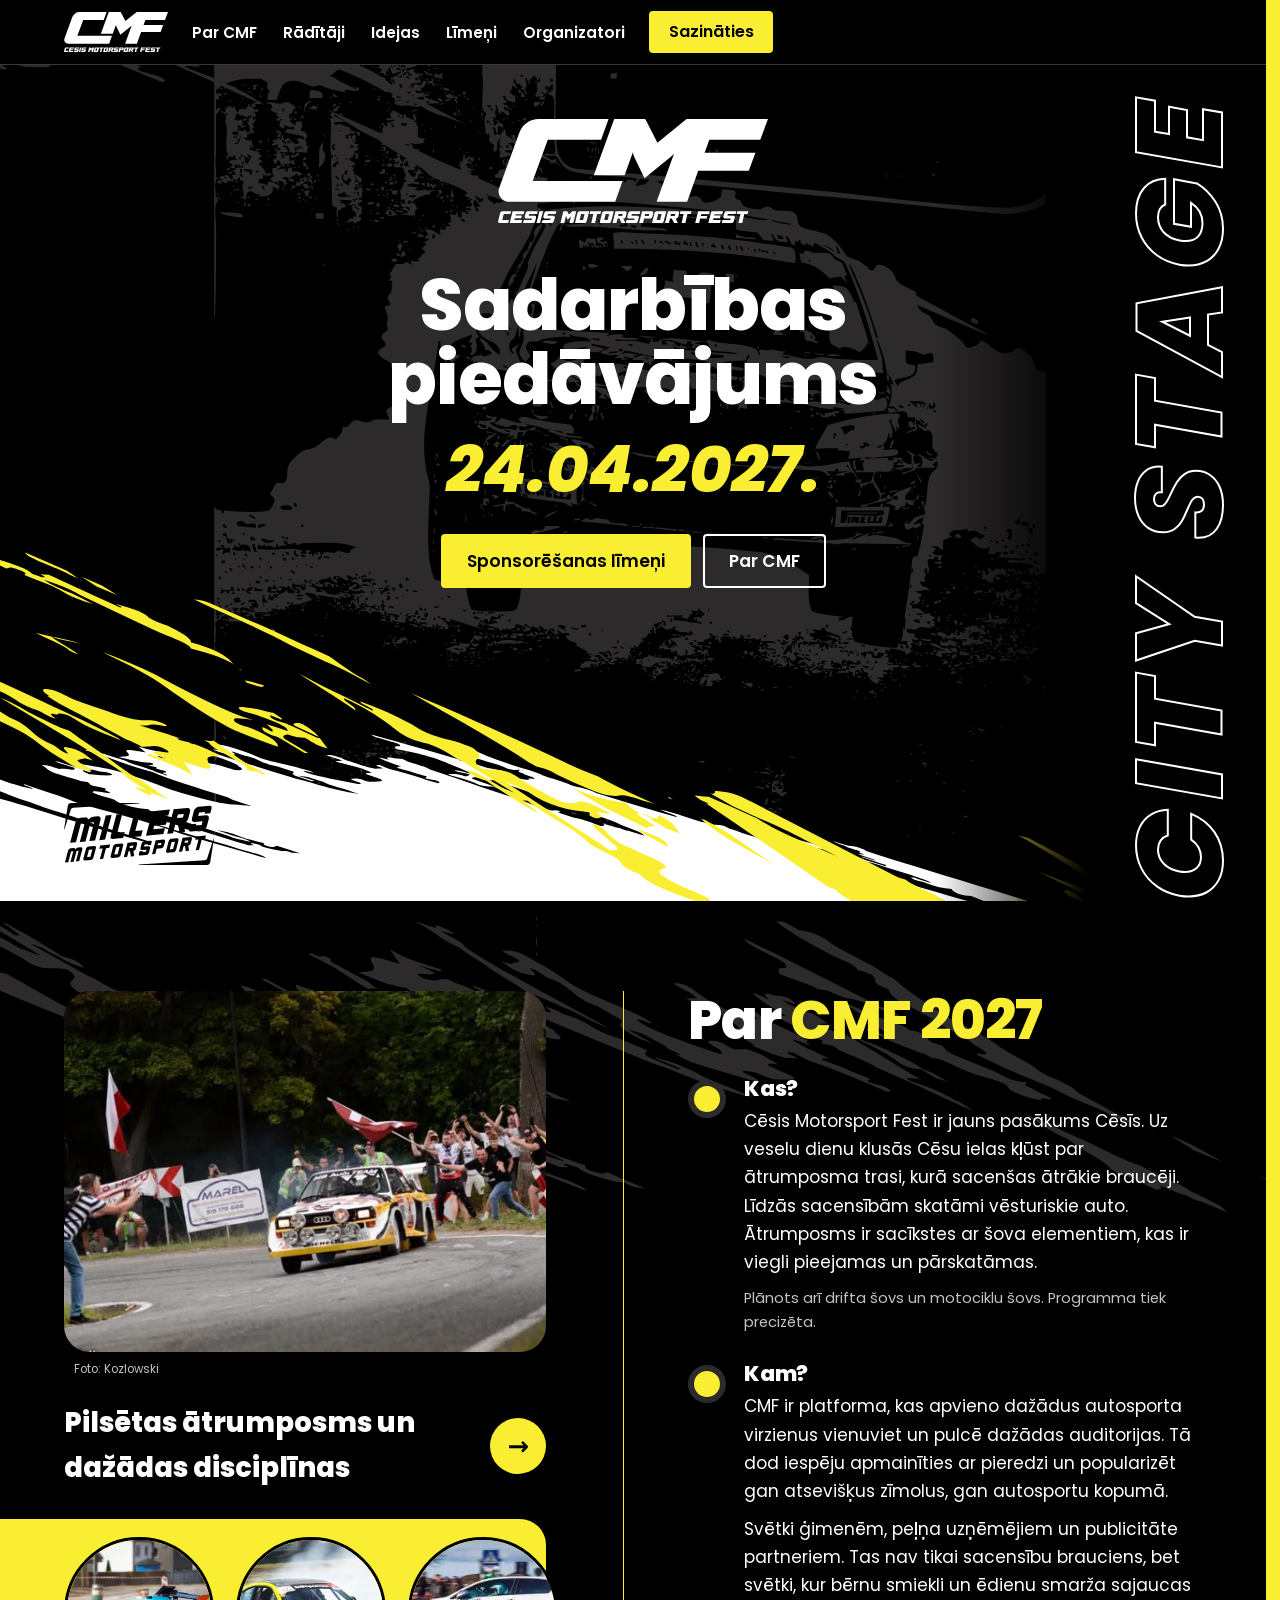
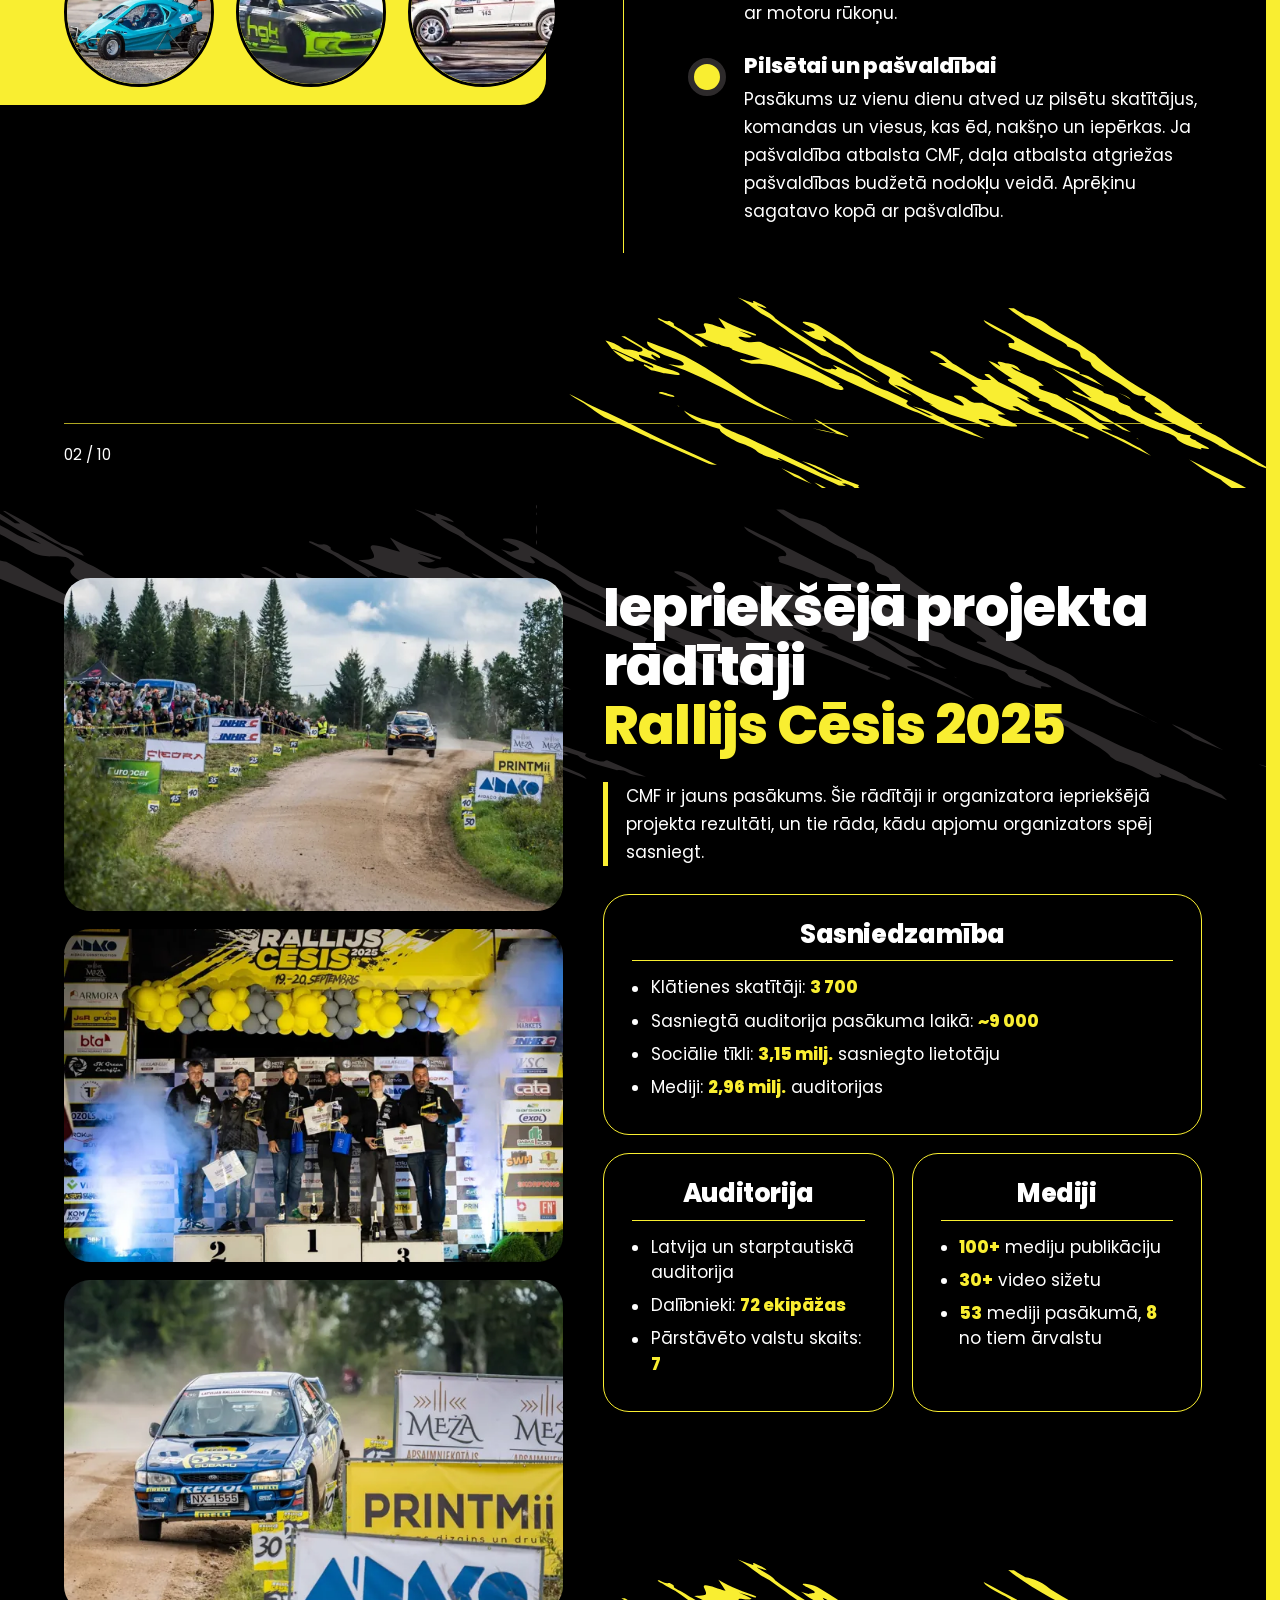
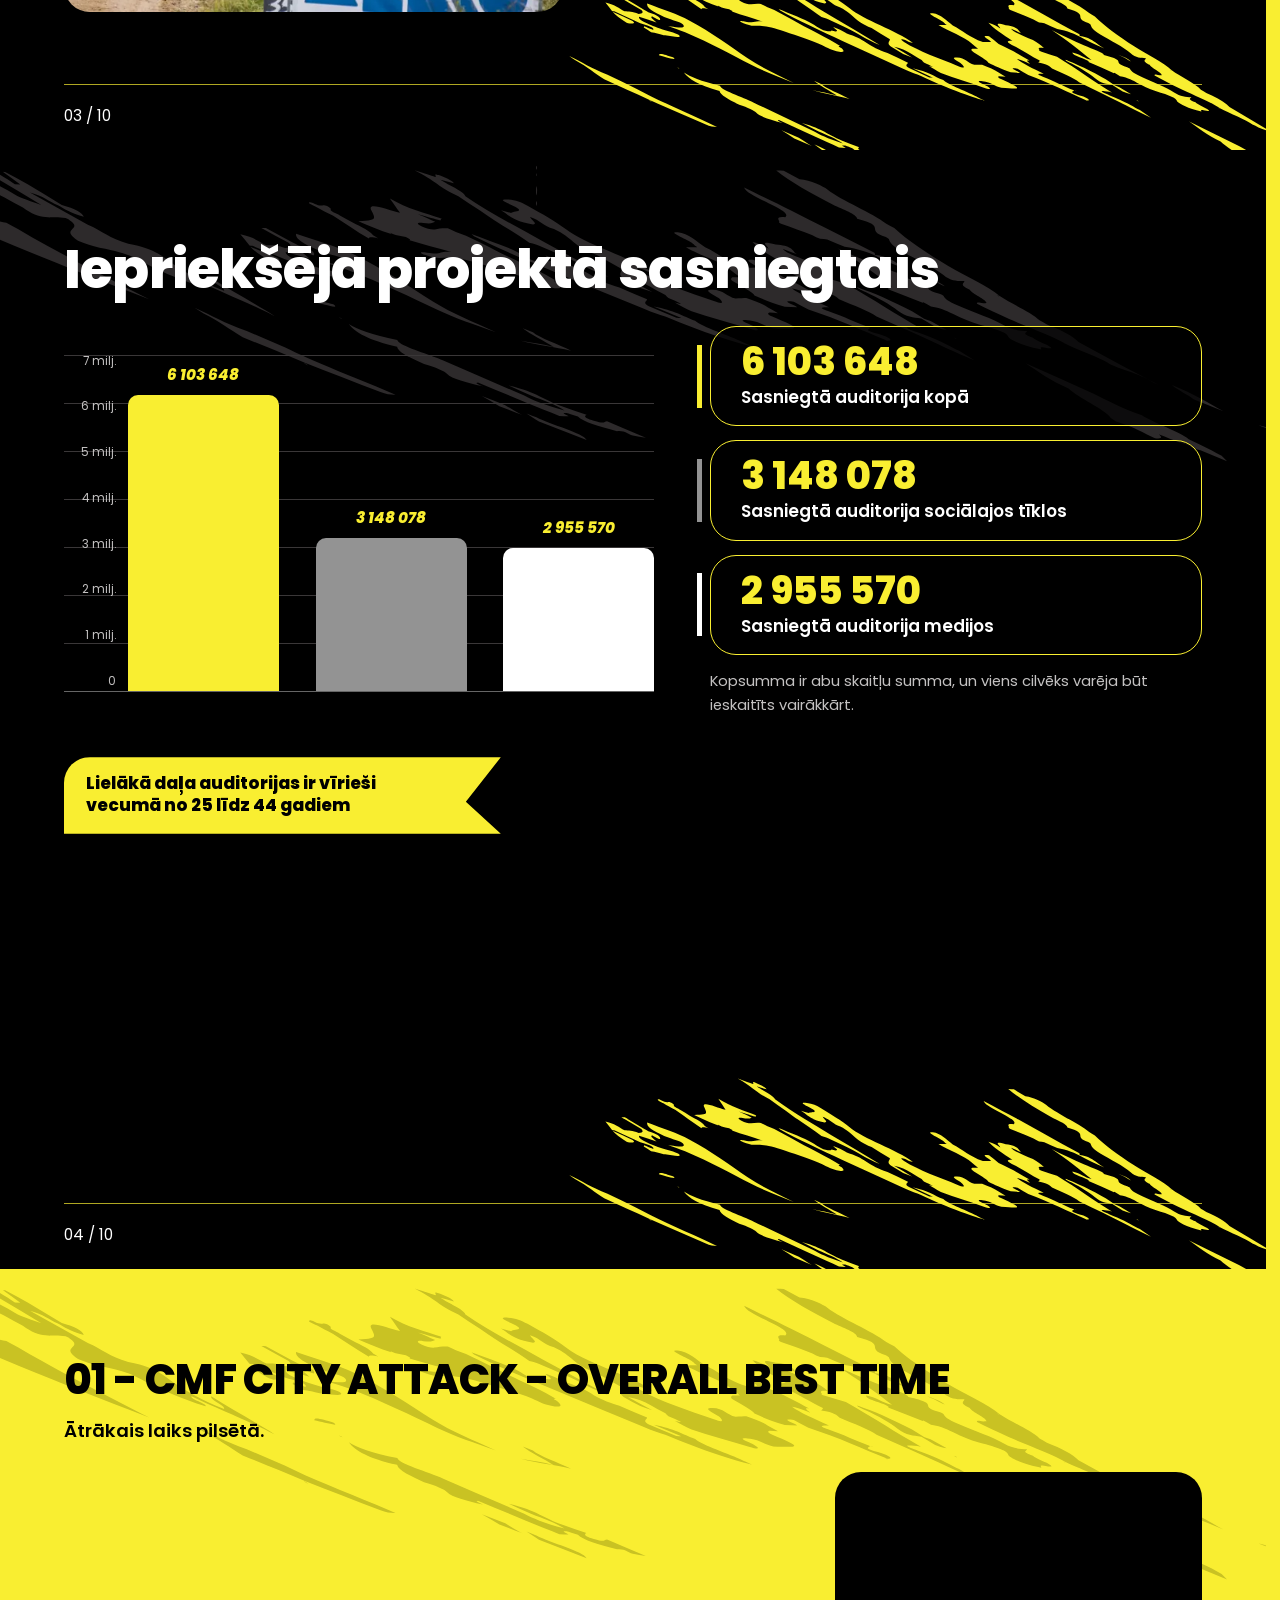
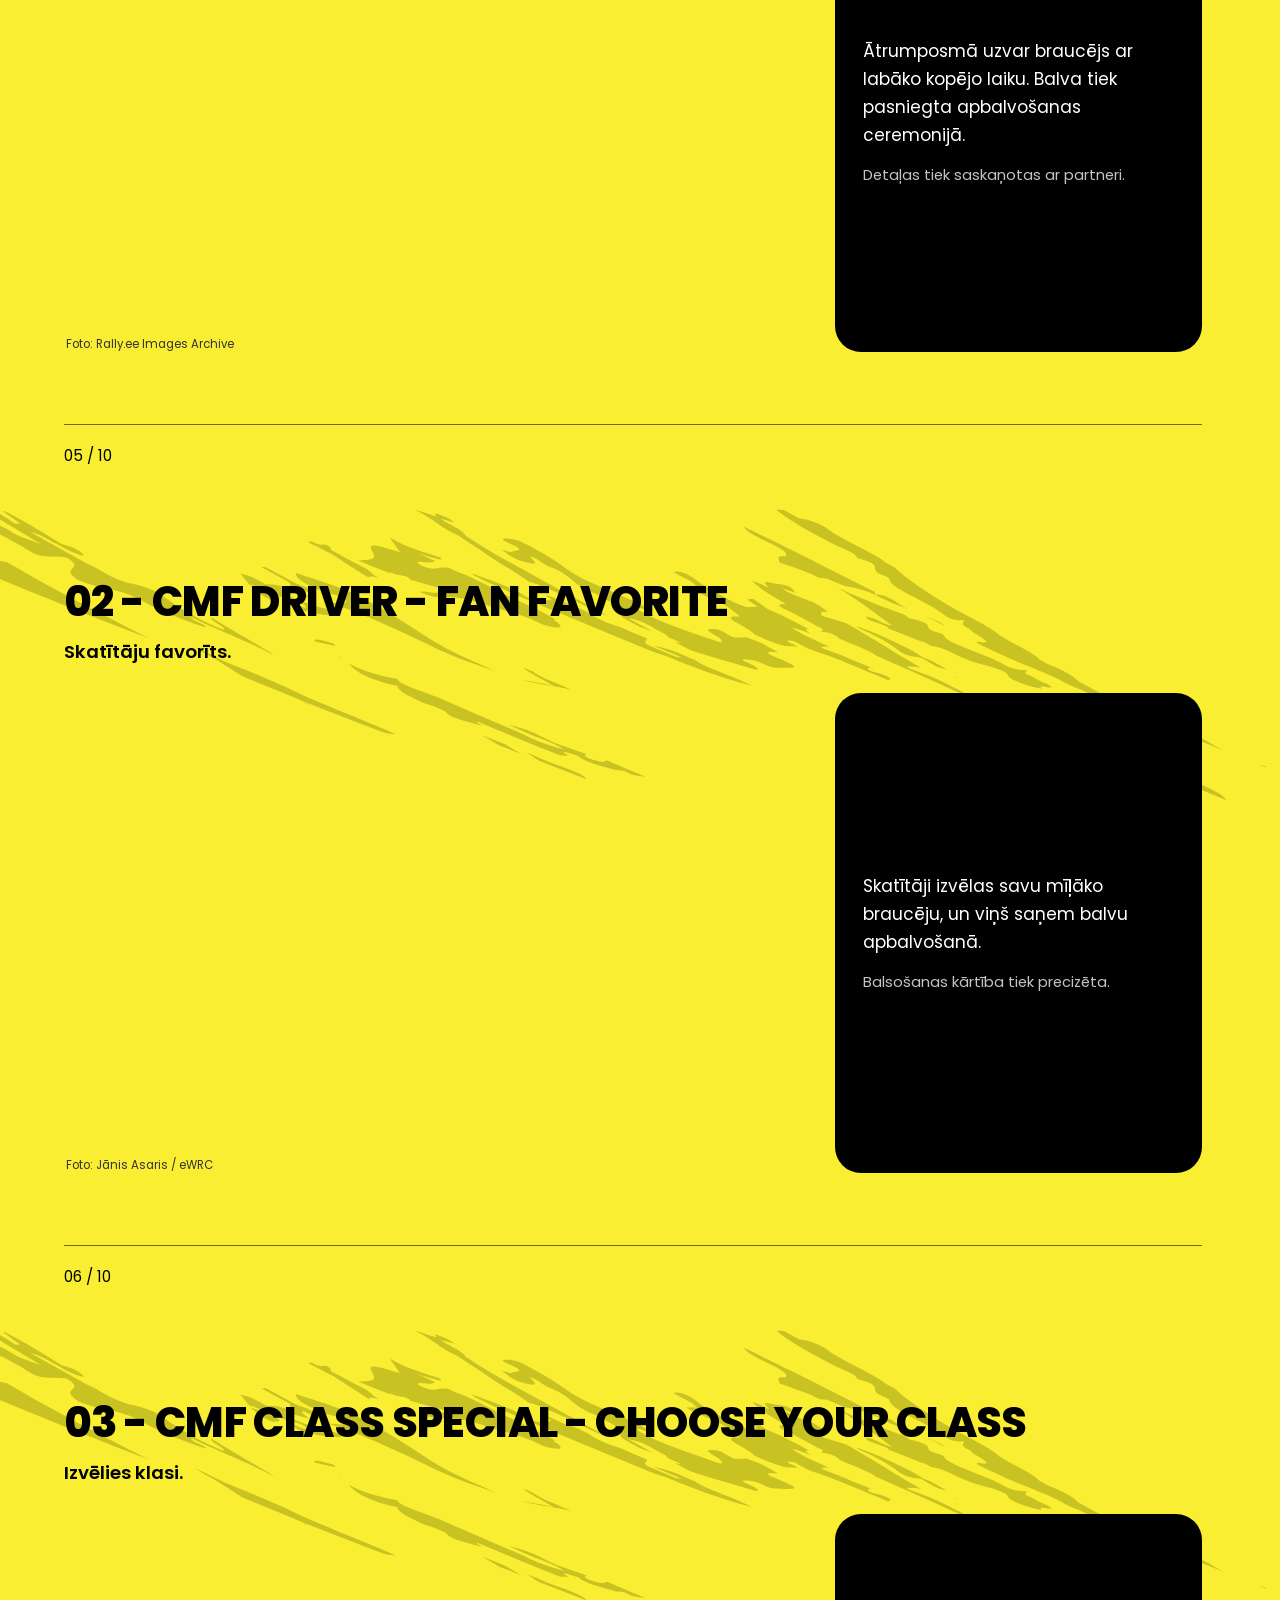
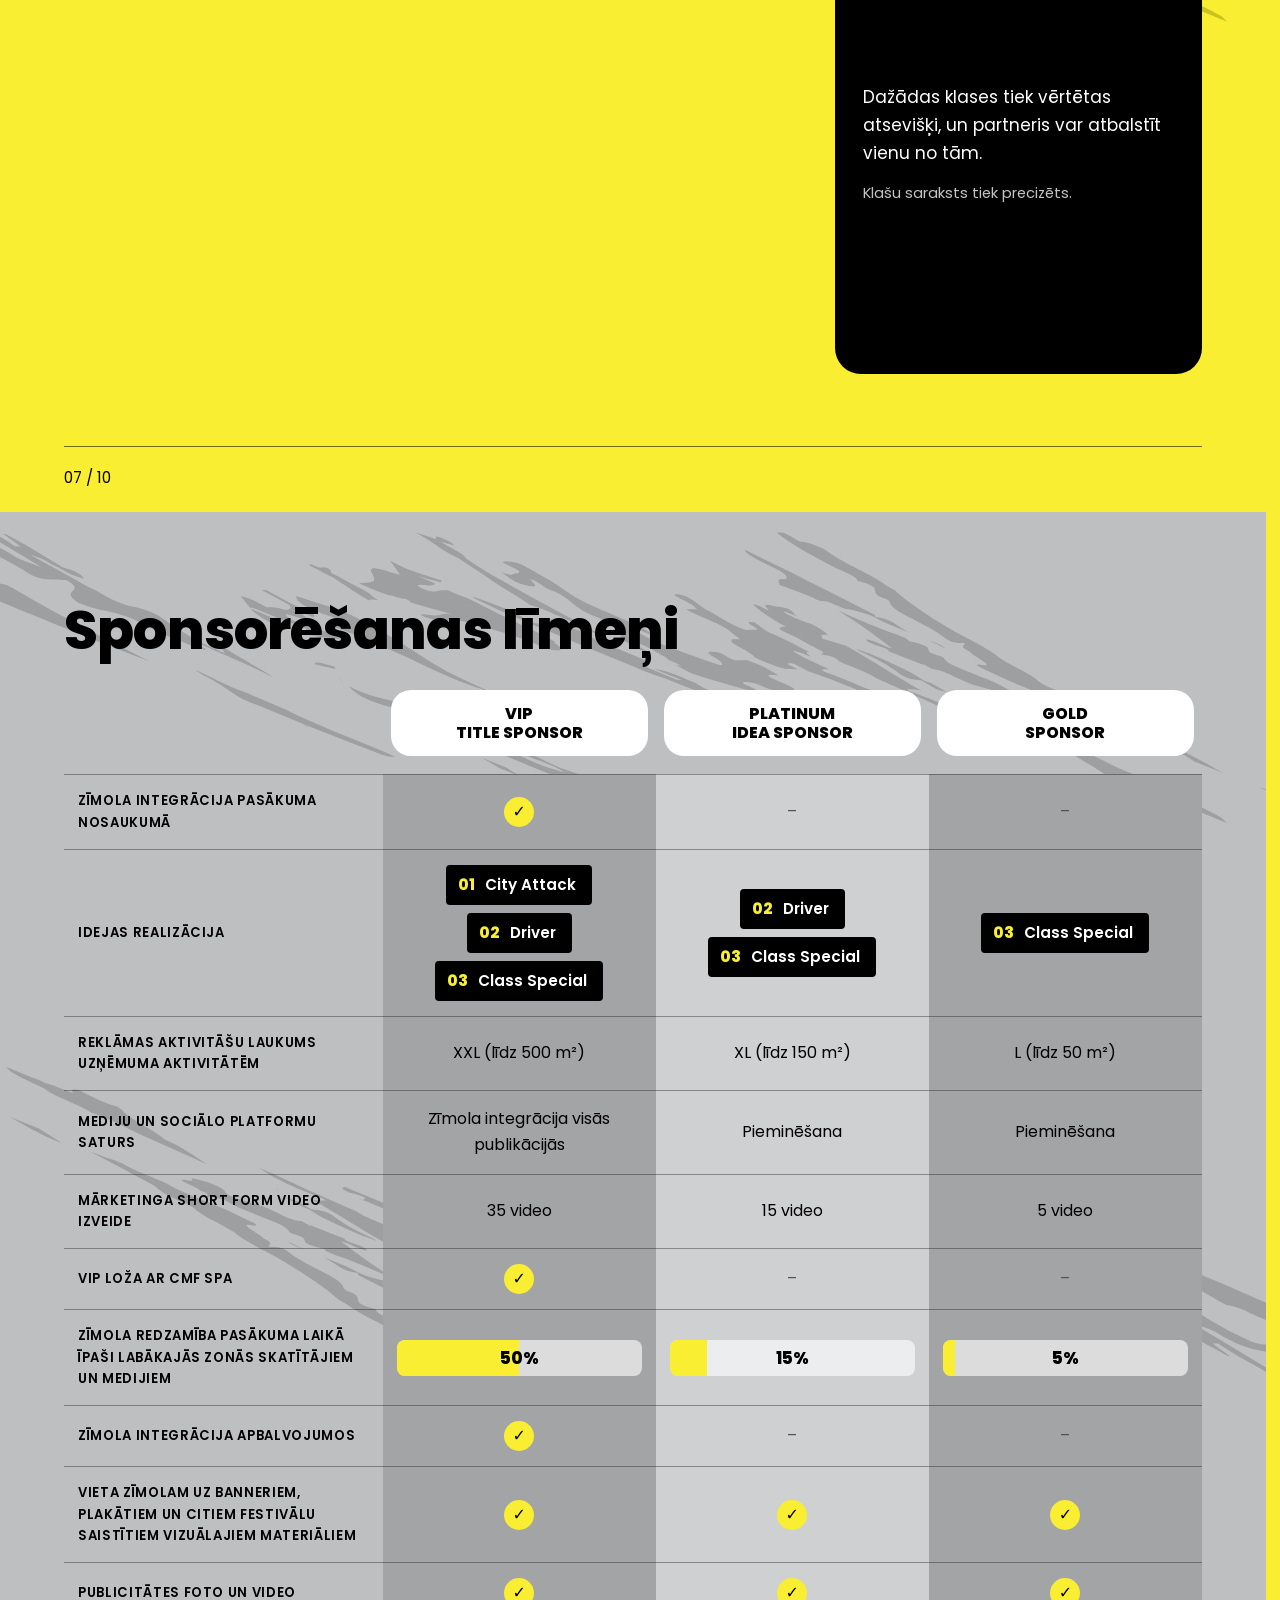
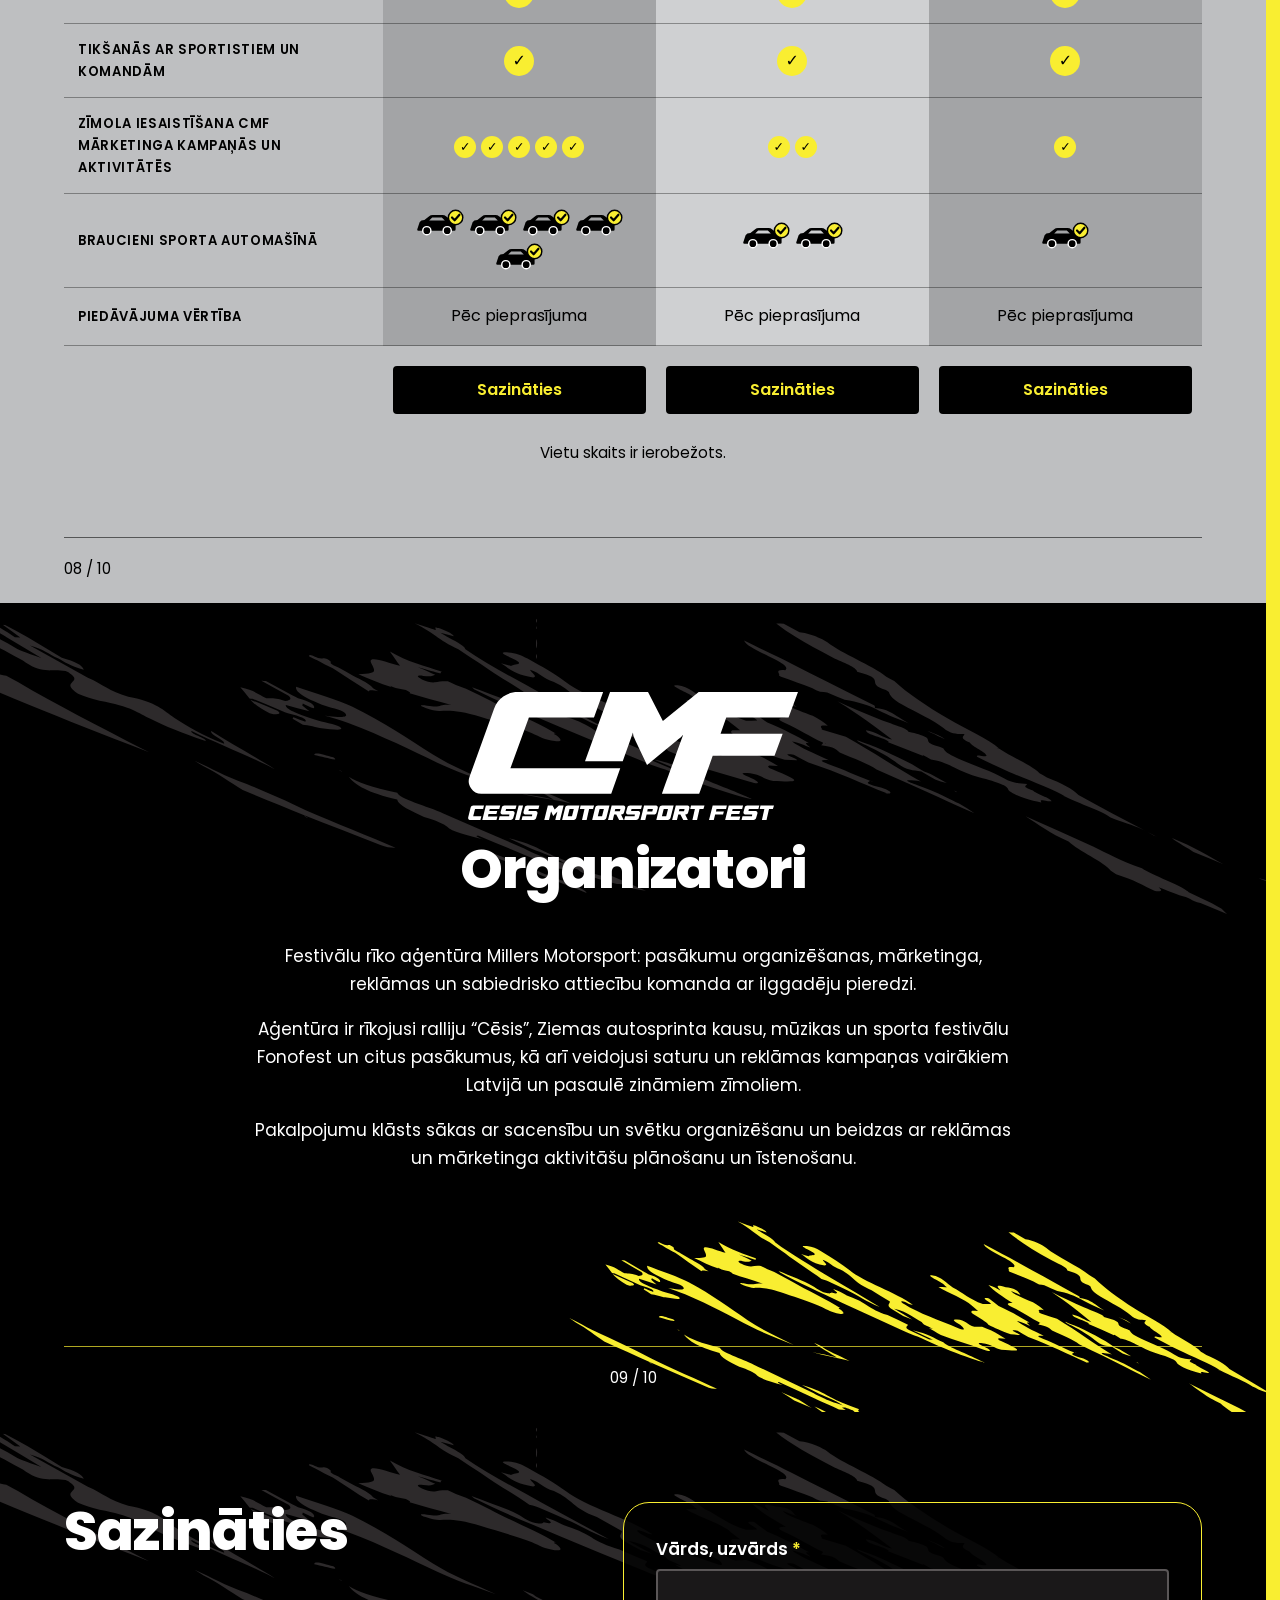
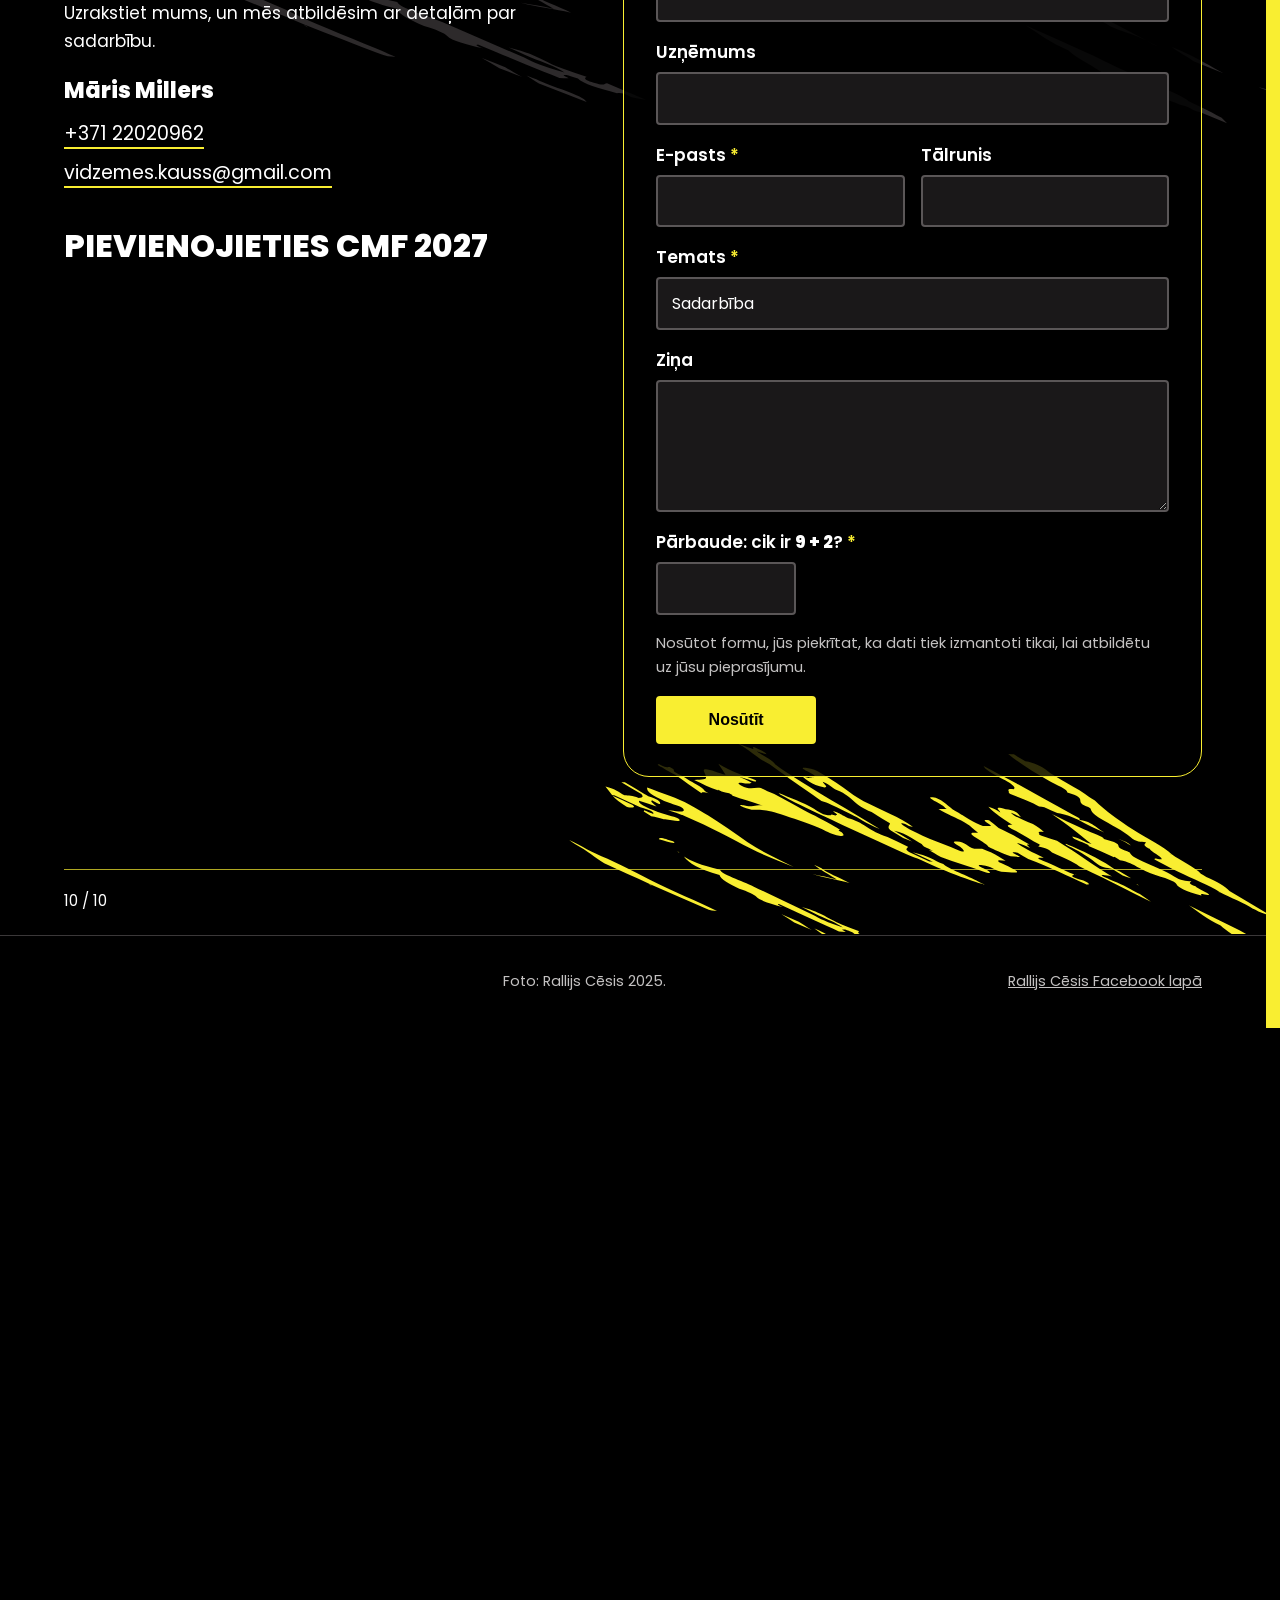
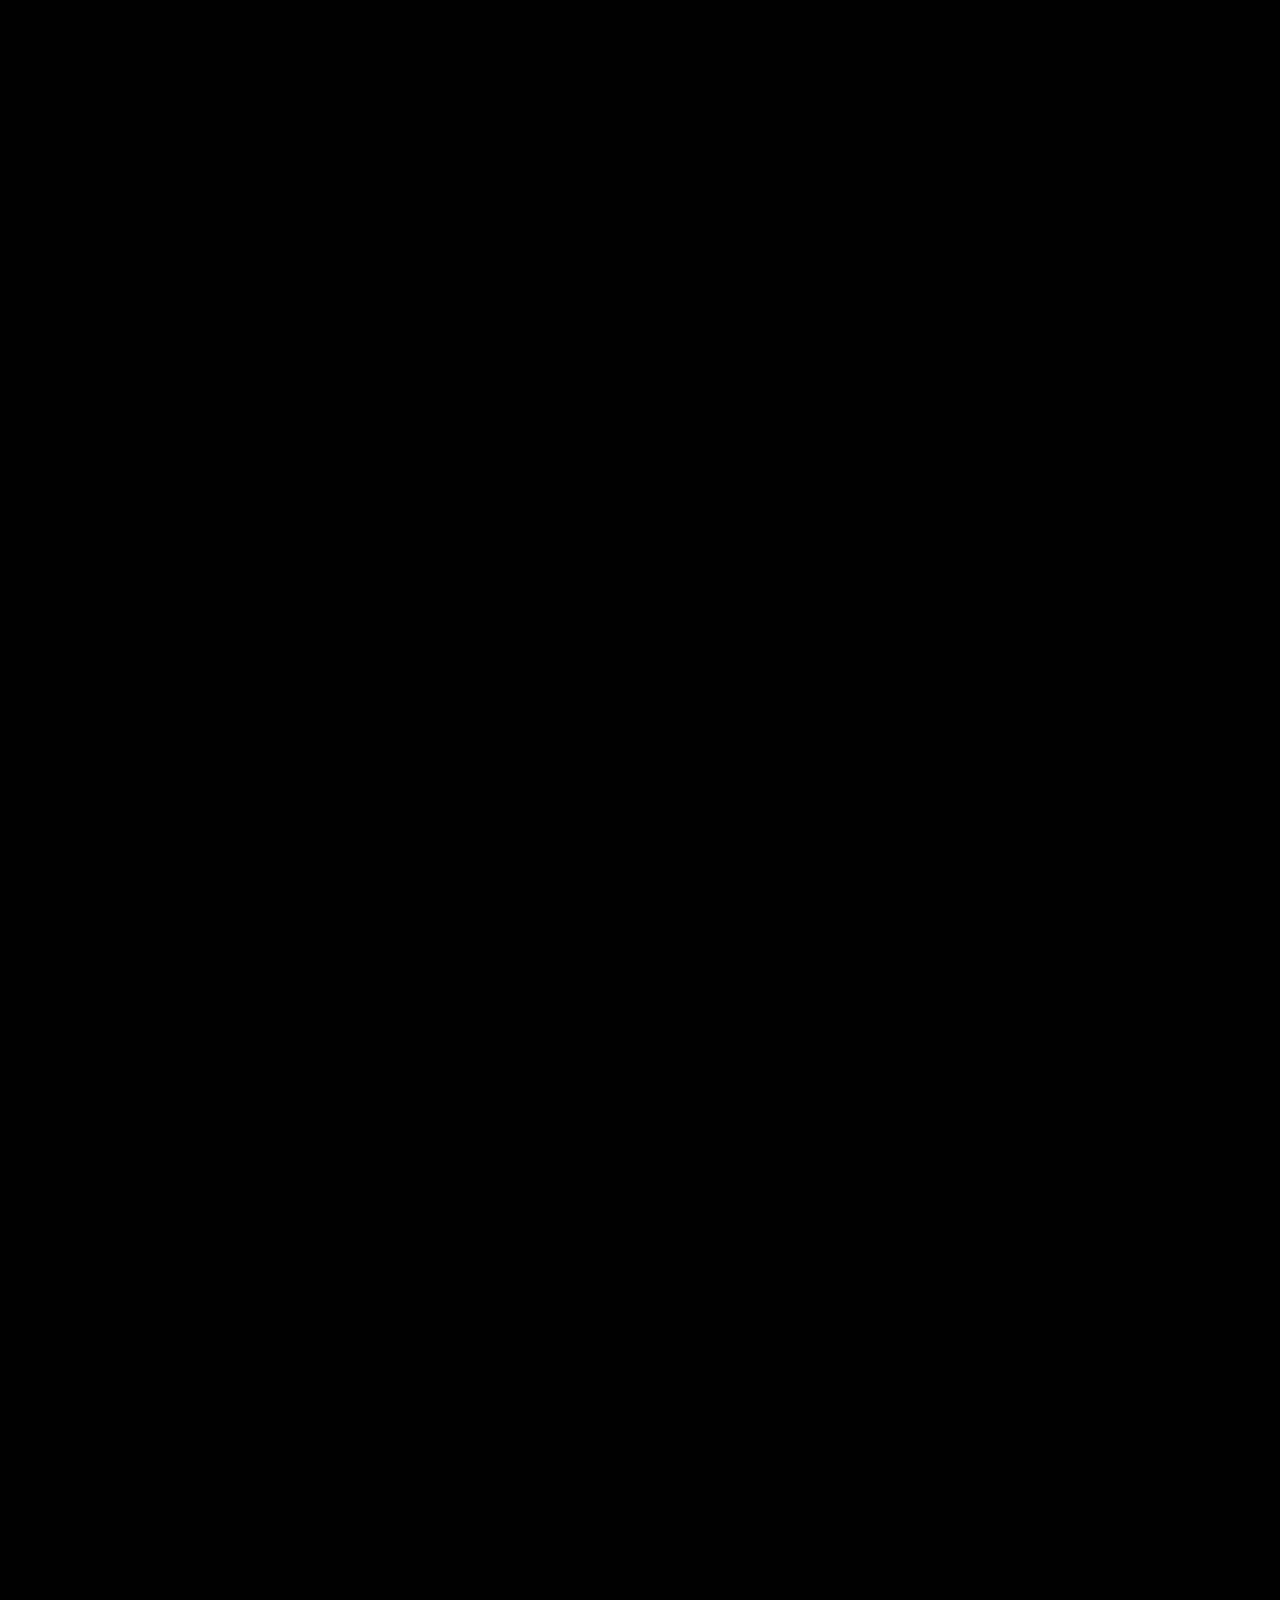
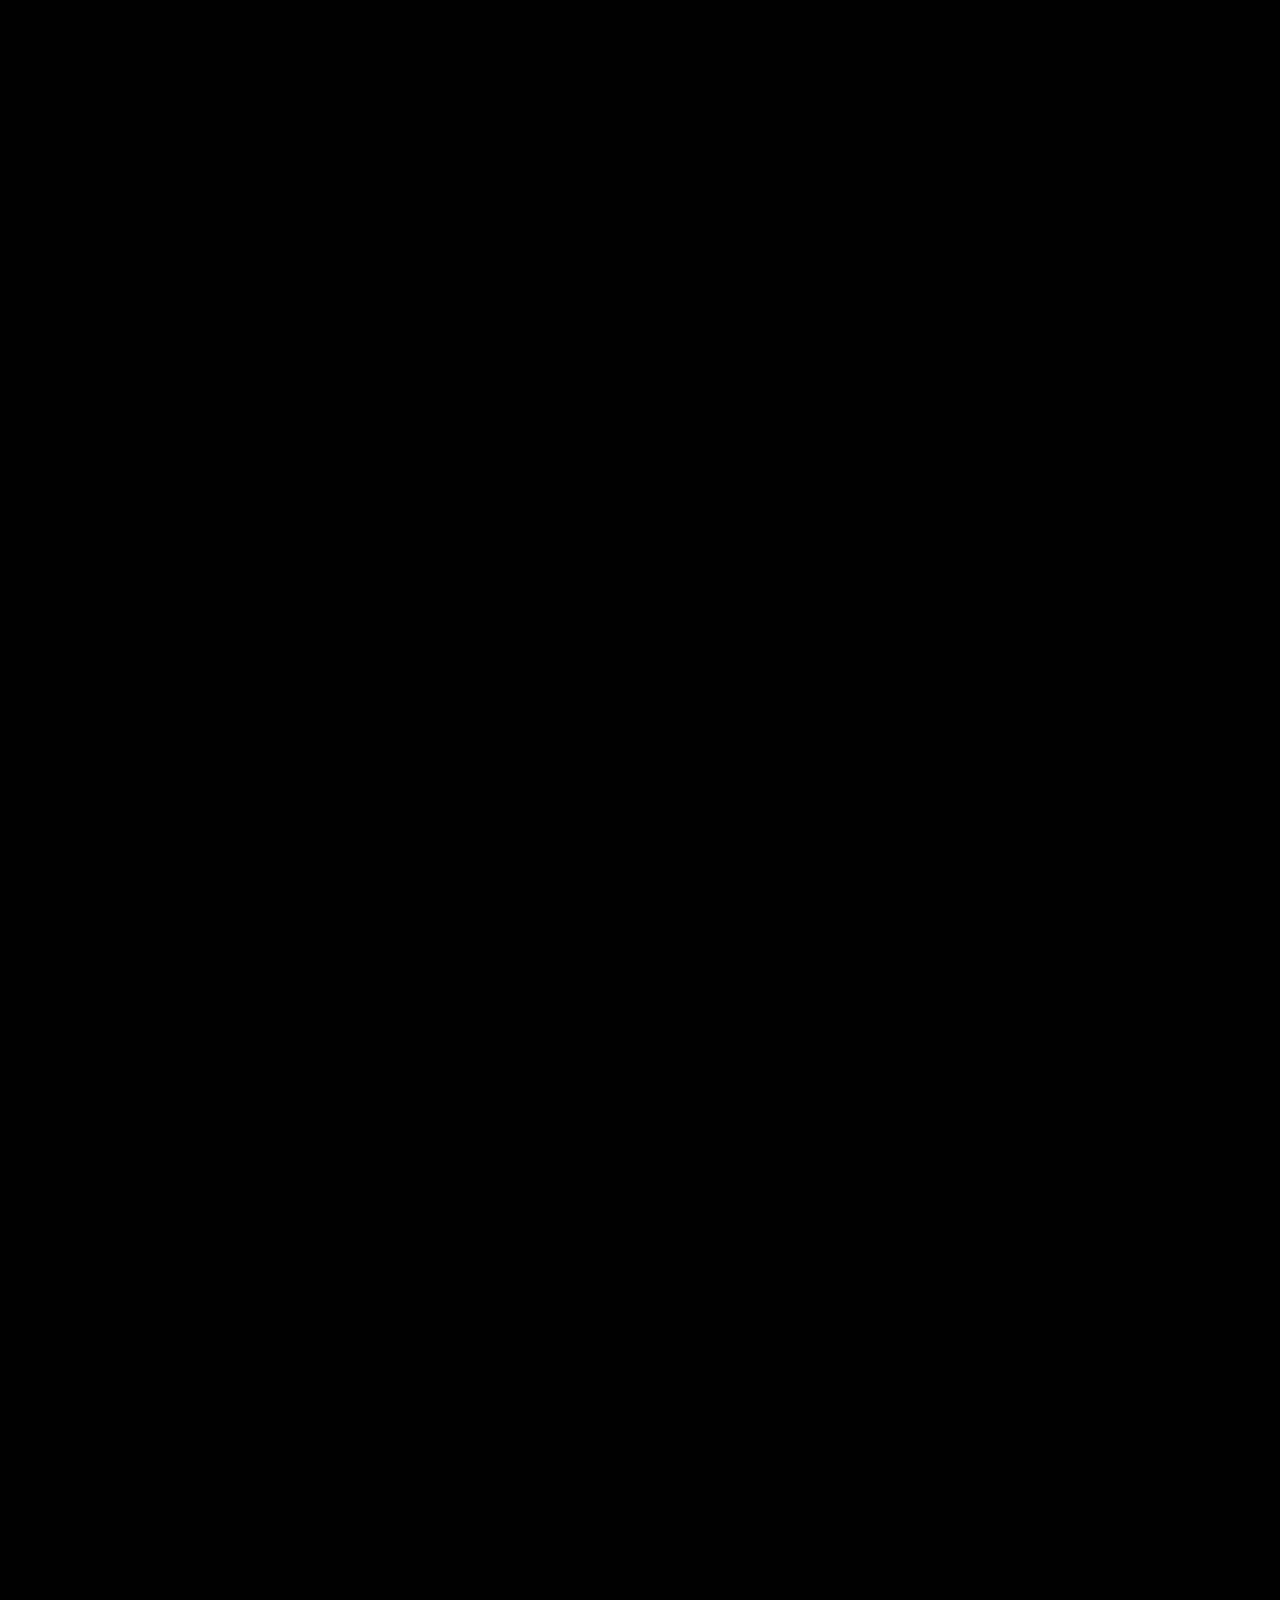
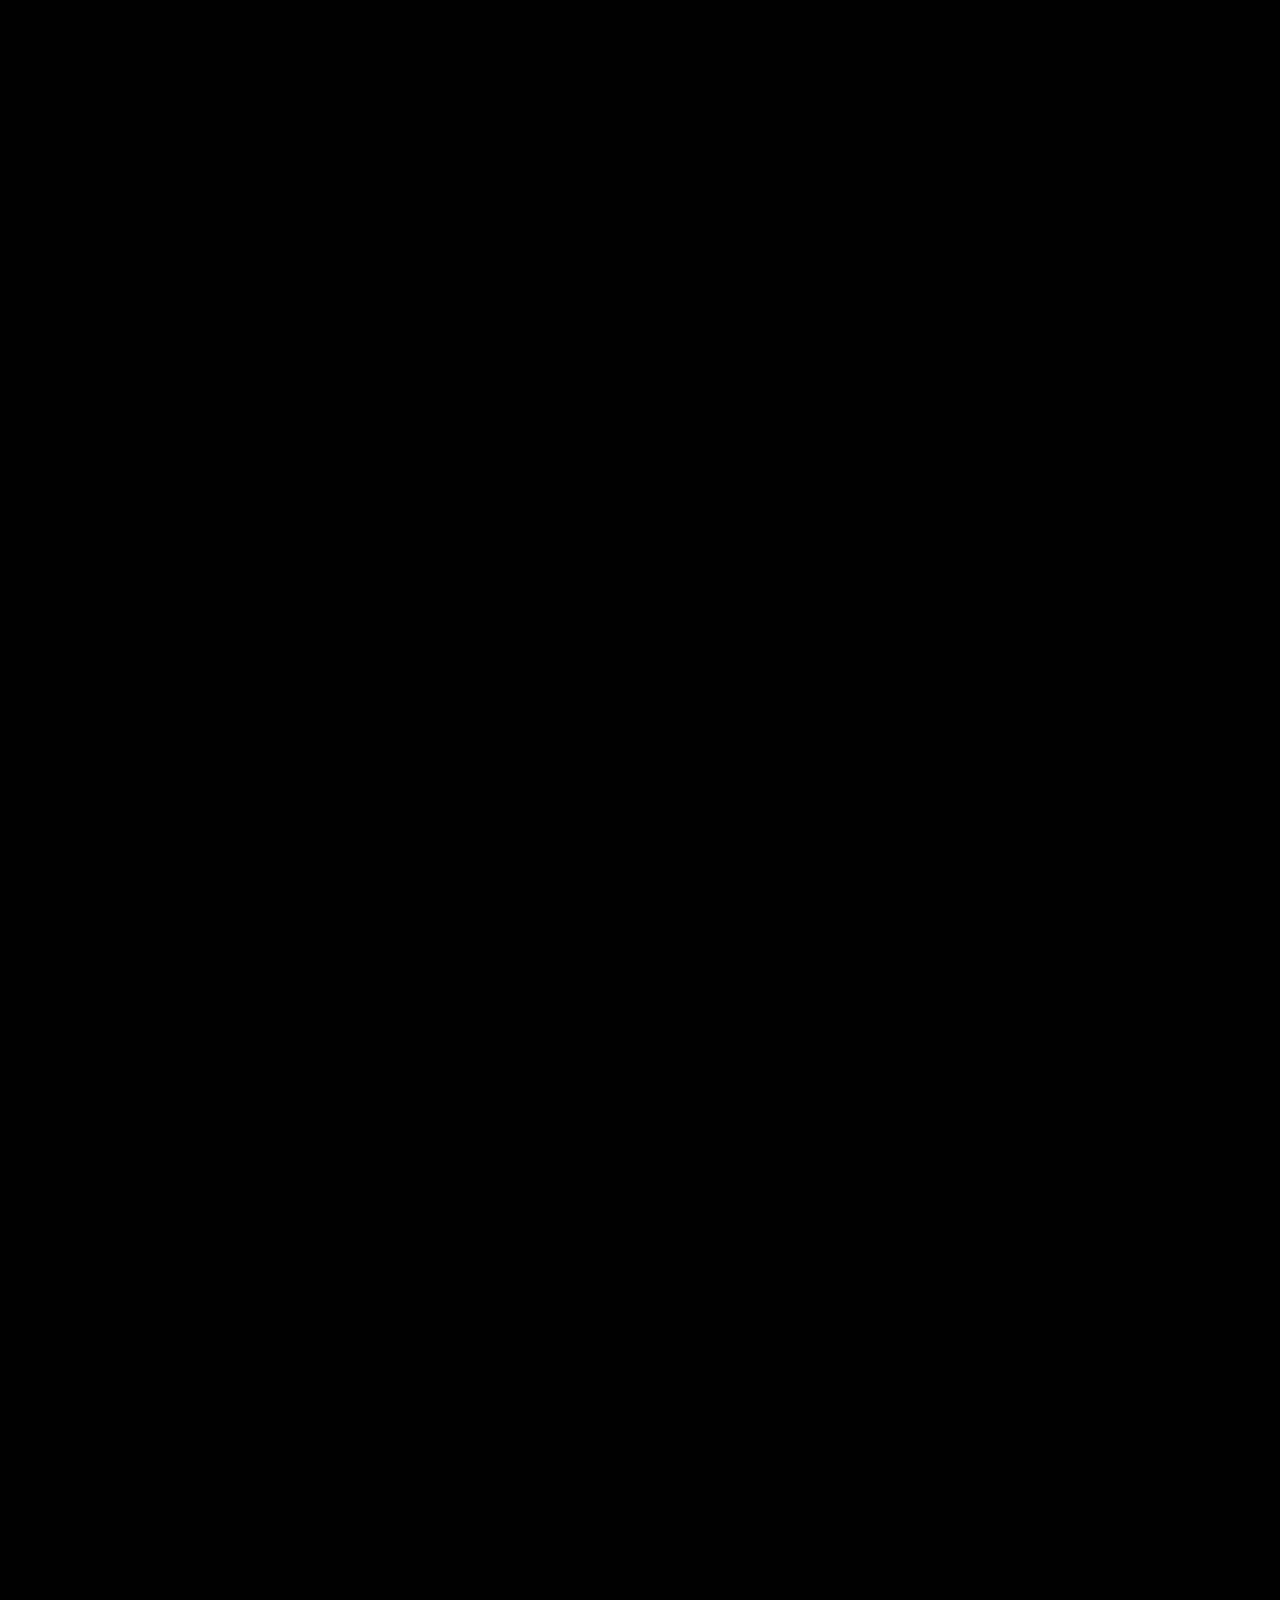
<file: index.html>
<!doctype html>
<html lang="lv"><head><meta charset="utf-8"><meta http-equiv="refresh" content="0;url=sponsori/"><link rel="canonical" href="sponsori/"><title>Cēsis Motorsport Fest: sadarbības piedāvājums</title>
<meta property="og:title" content="Cēsis Motorsport Fest: sadarbības piedāvājums">
<meta property="og:description" content="Jauns pilsētas ātrumposms Cēsīs, 24.04.2027.">
<meta property="og:type" content="website">
<meta property="og:url" content="https://cesuskana-boop.github.io/cmfest/">
<meta property="og:image" content="https://cesuskana-boop.github.io/cmfest/sponsori/img/og.png">
<meta property="og:image:width" content="1200">
<meta property="og:image:height" content="630">
<meta property="og:image:alt" content="Cēsis Motorsport Fest, CMF logo, 24.04.2027">
<meta name="twitter:card" content="summary_large_image">
<meta name="twitter:image" content="https://cesuskana-boop.github.io/cmfest/sponsori/img/og.png">
<meta property="og:locale" content="lv_LV"></head>
<body><a href="sponsori/">Cēsis Motorsport Fest: sadarbības piedāvājums</a></body></html>
</file>
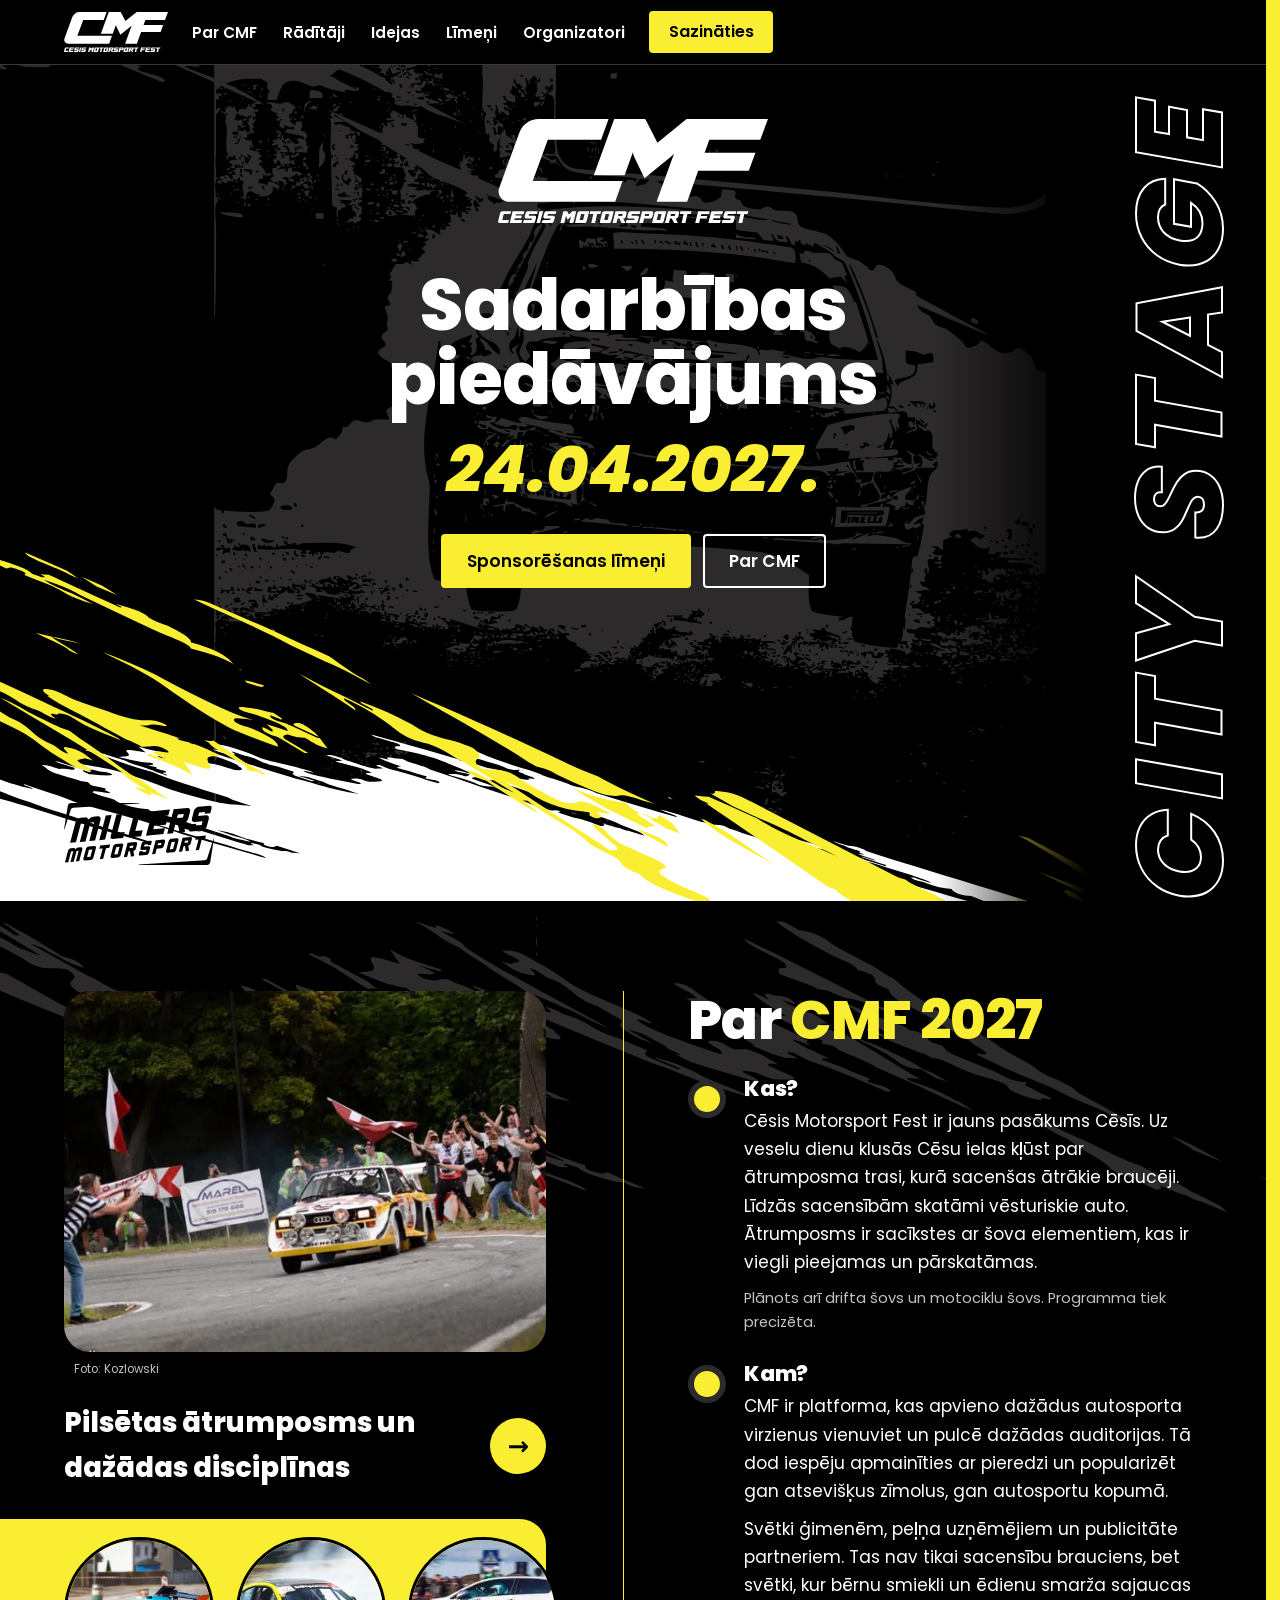
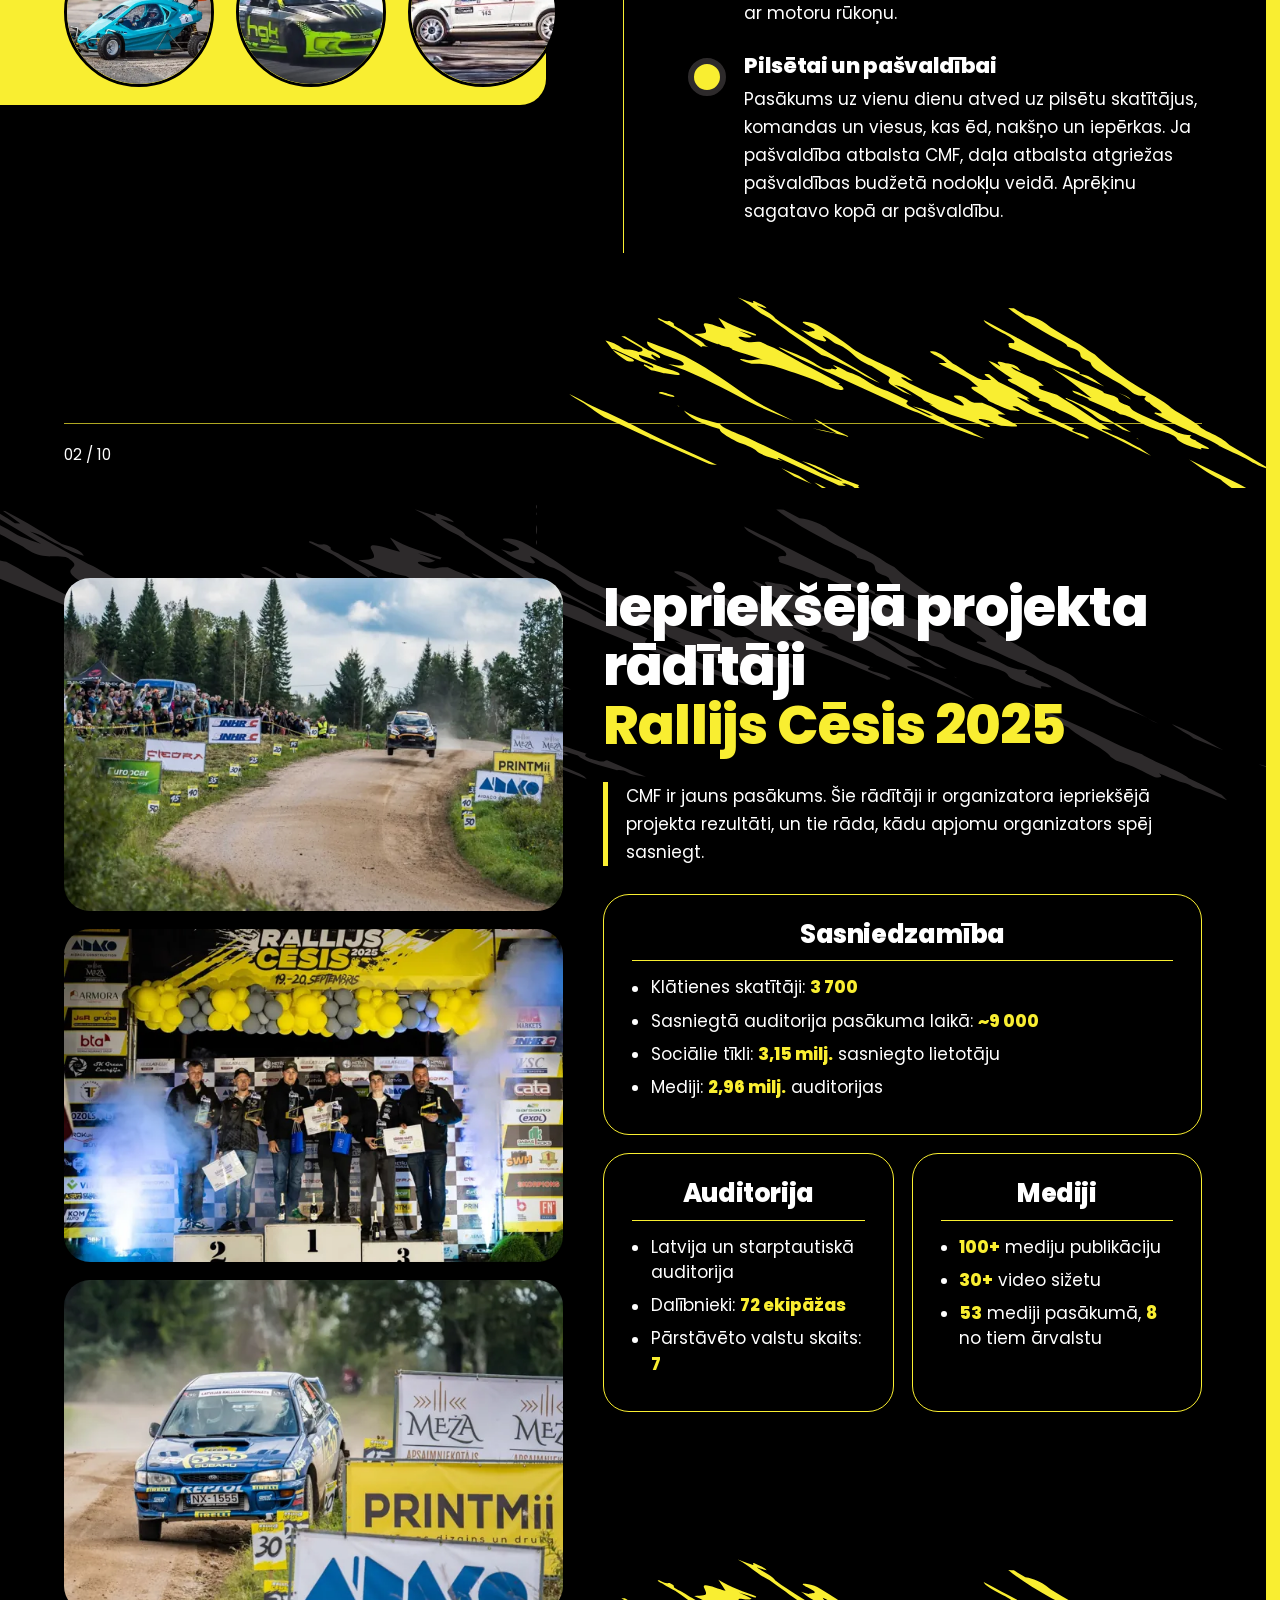
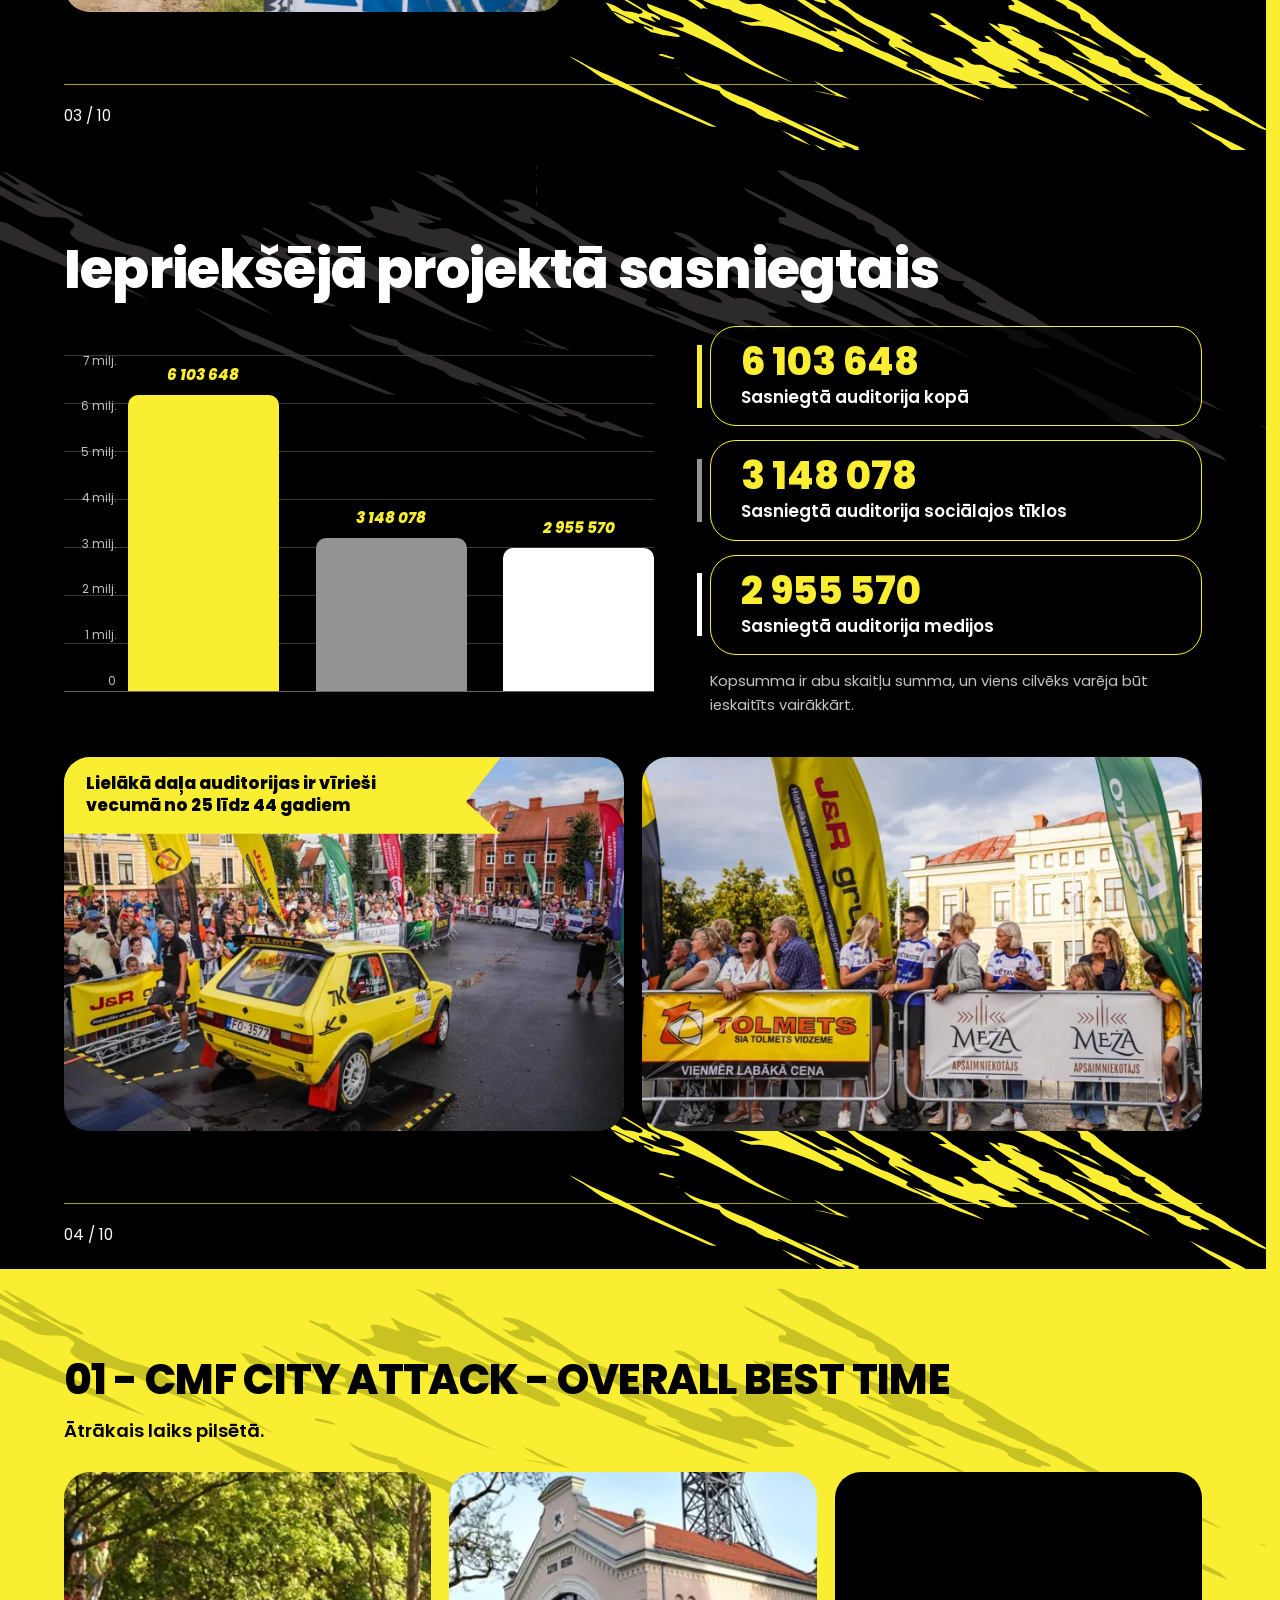
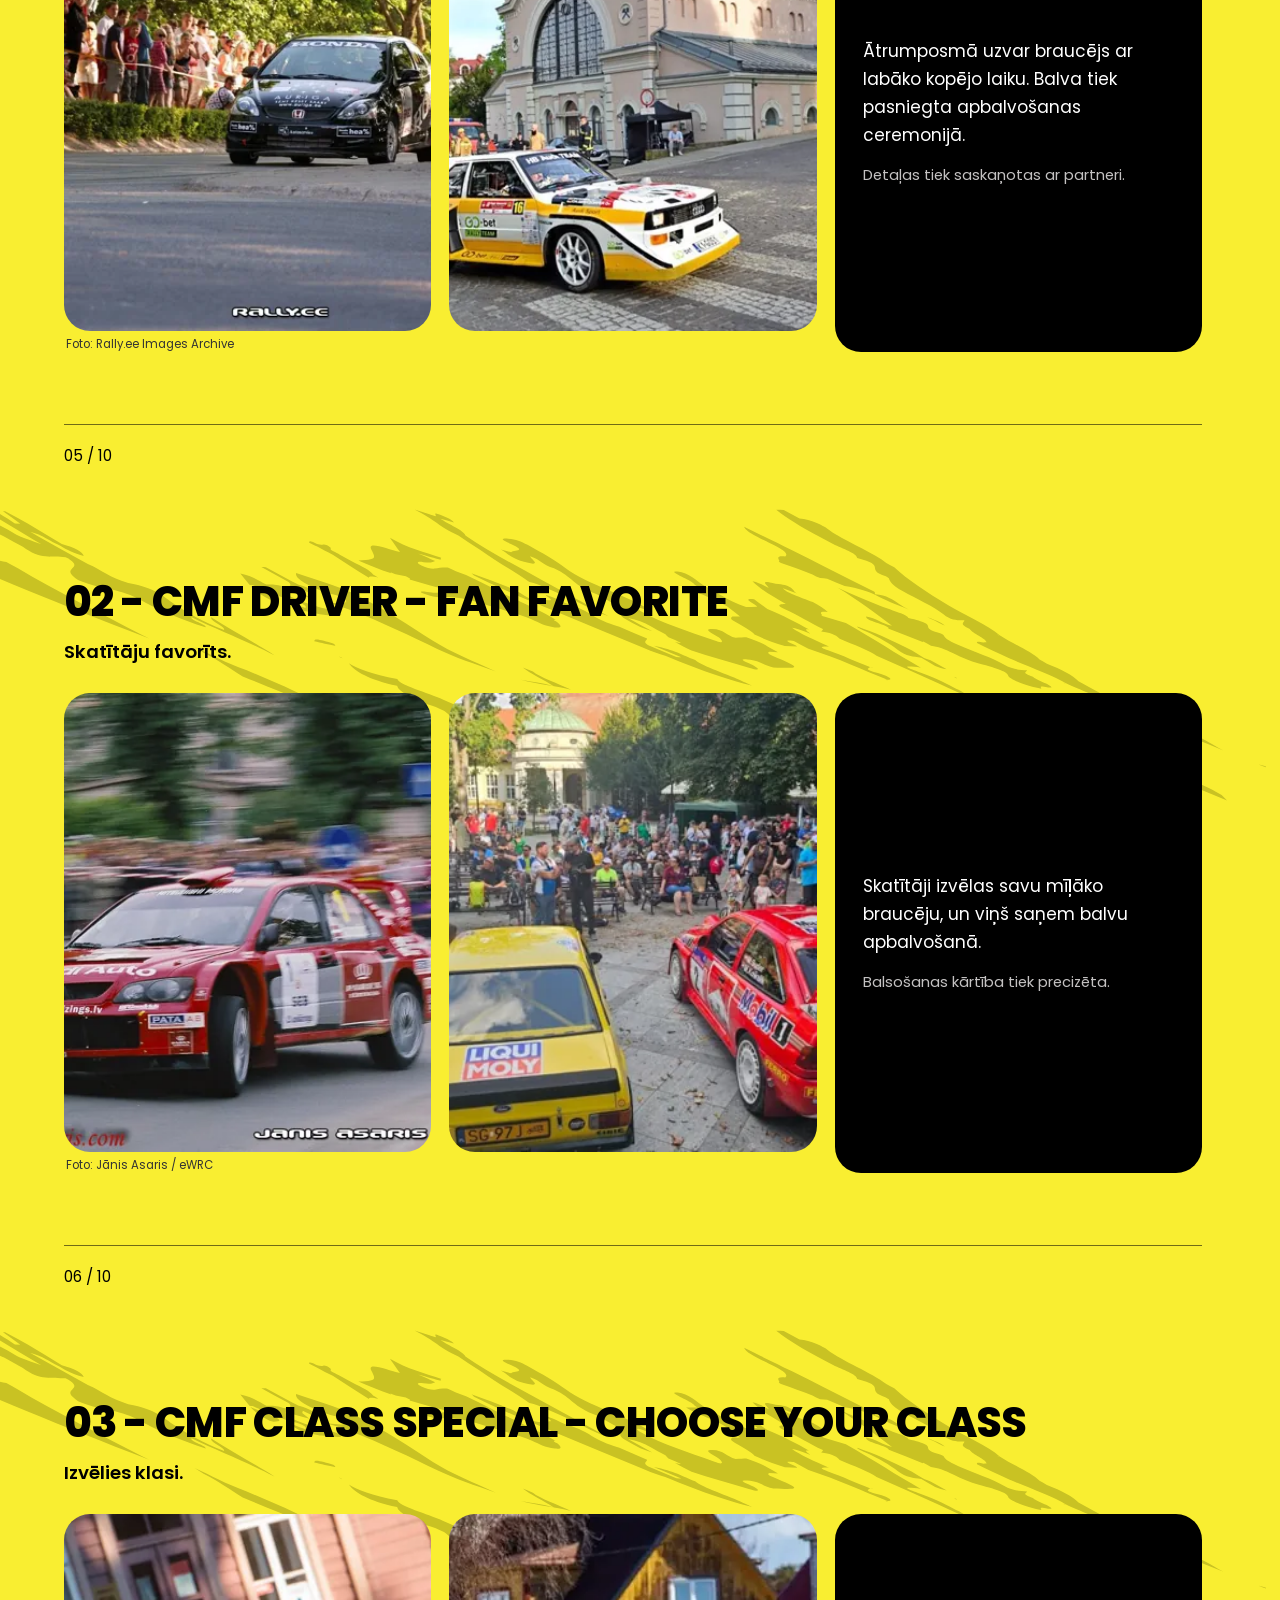
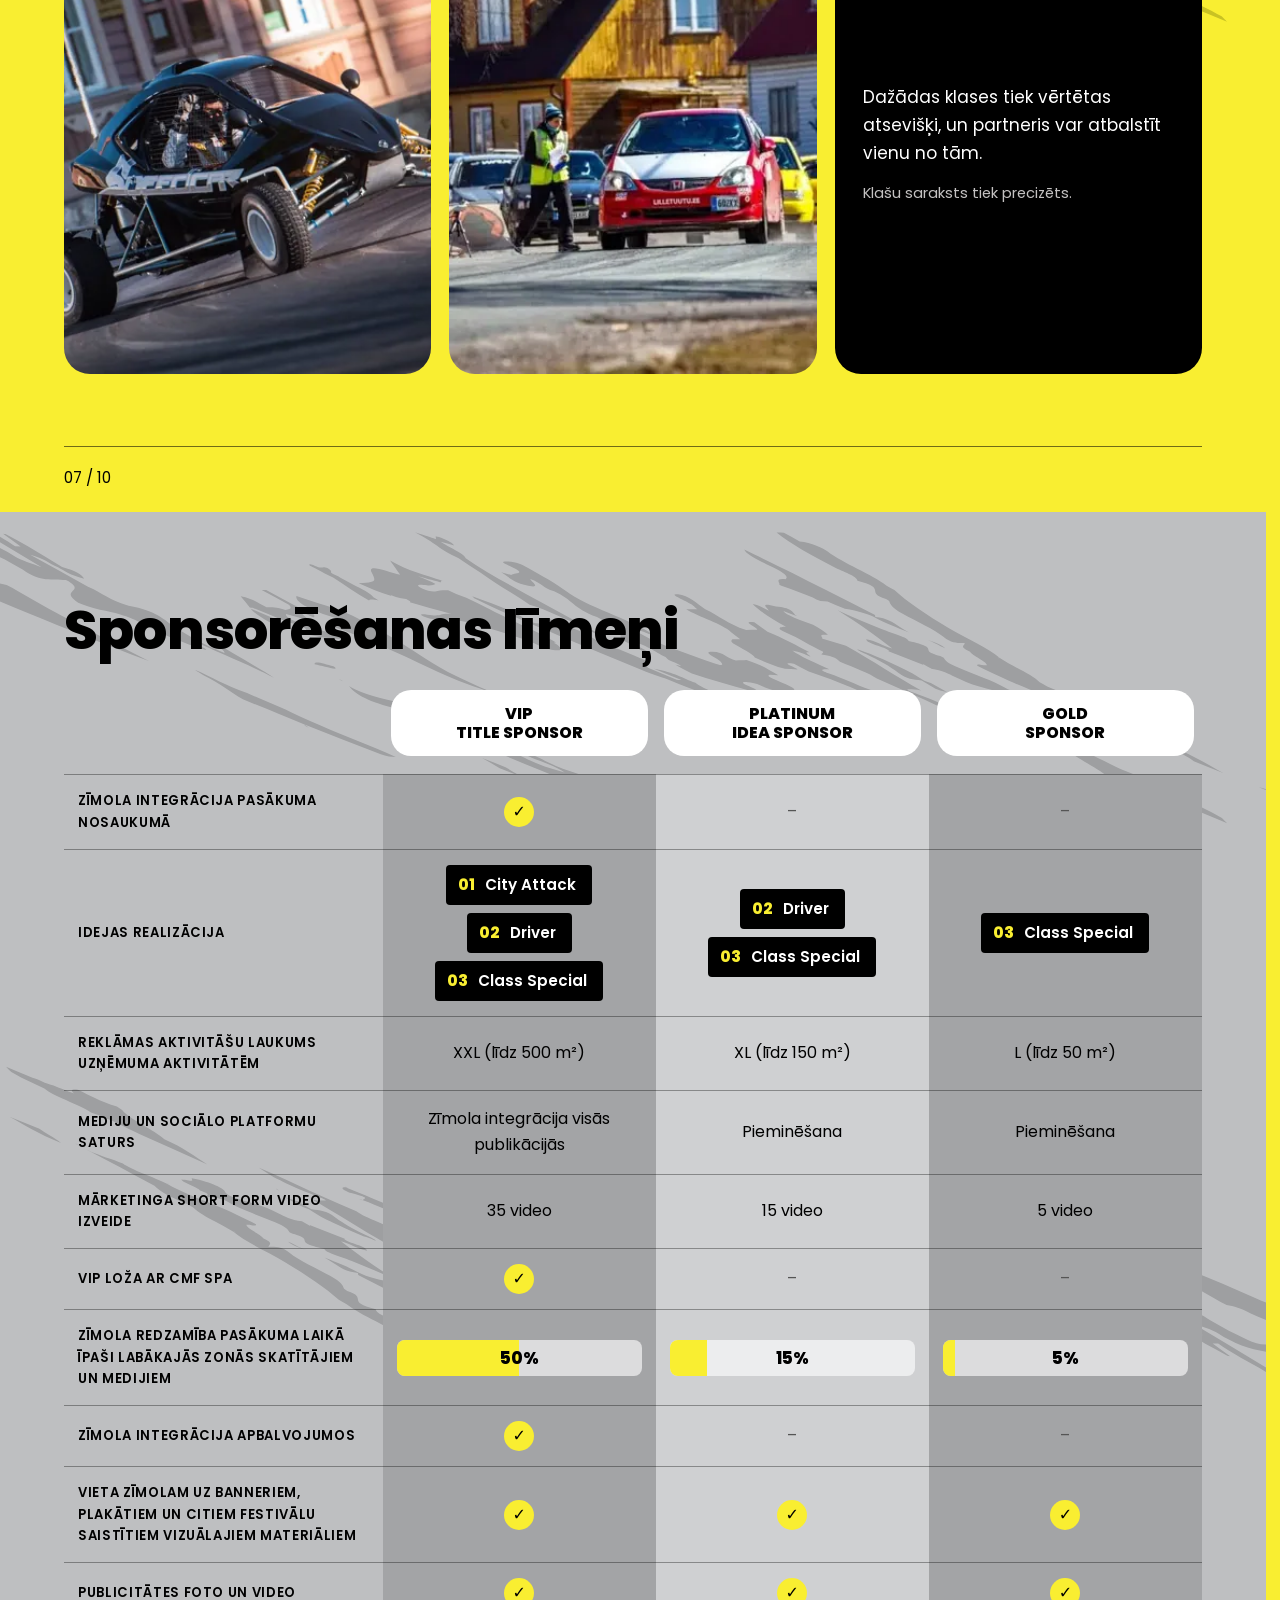
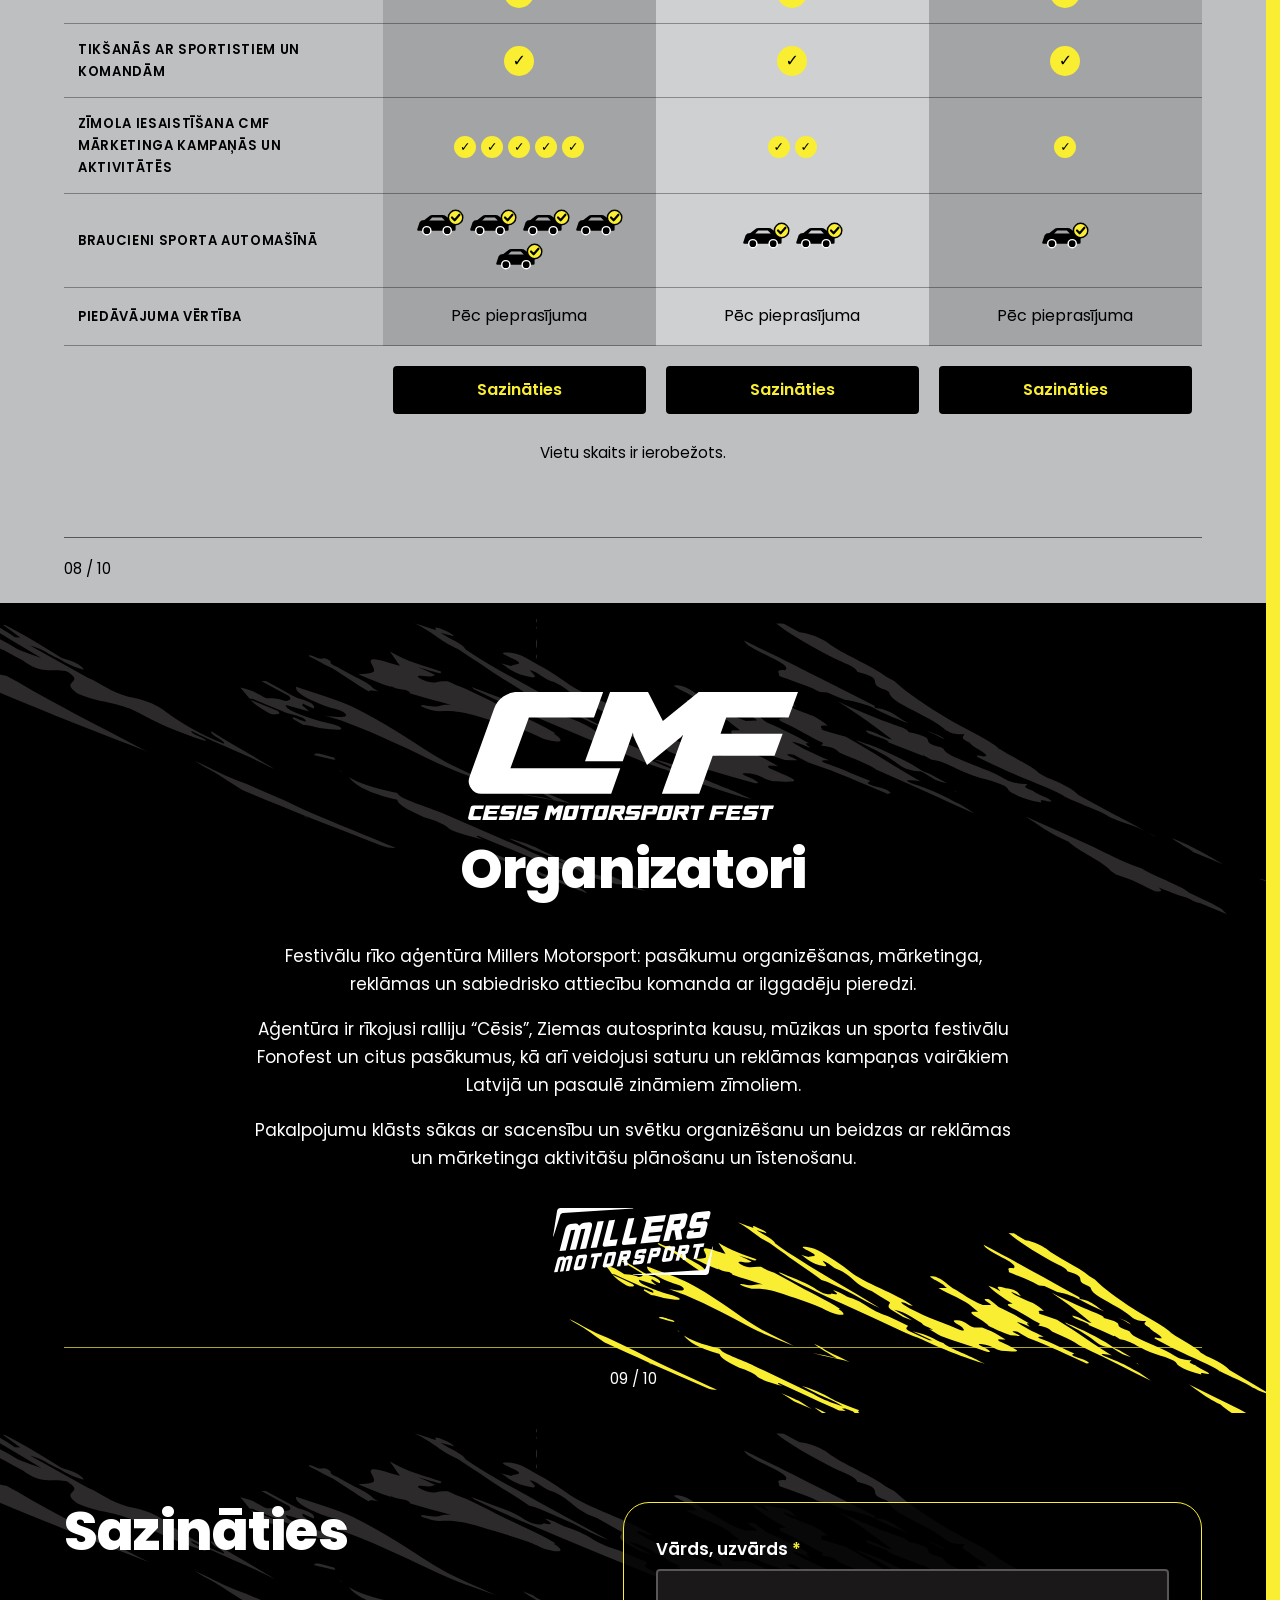
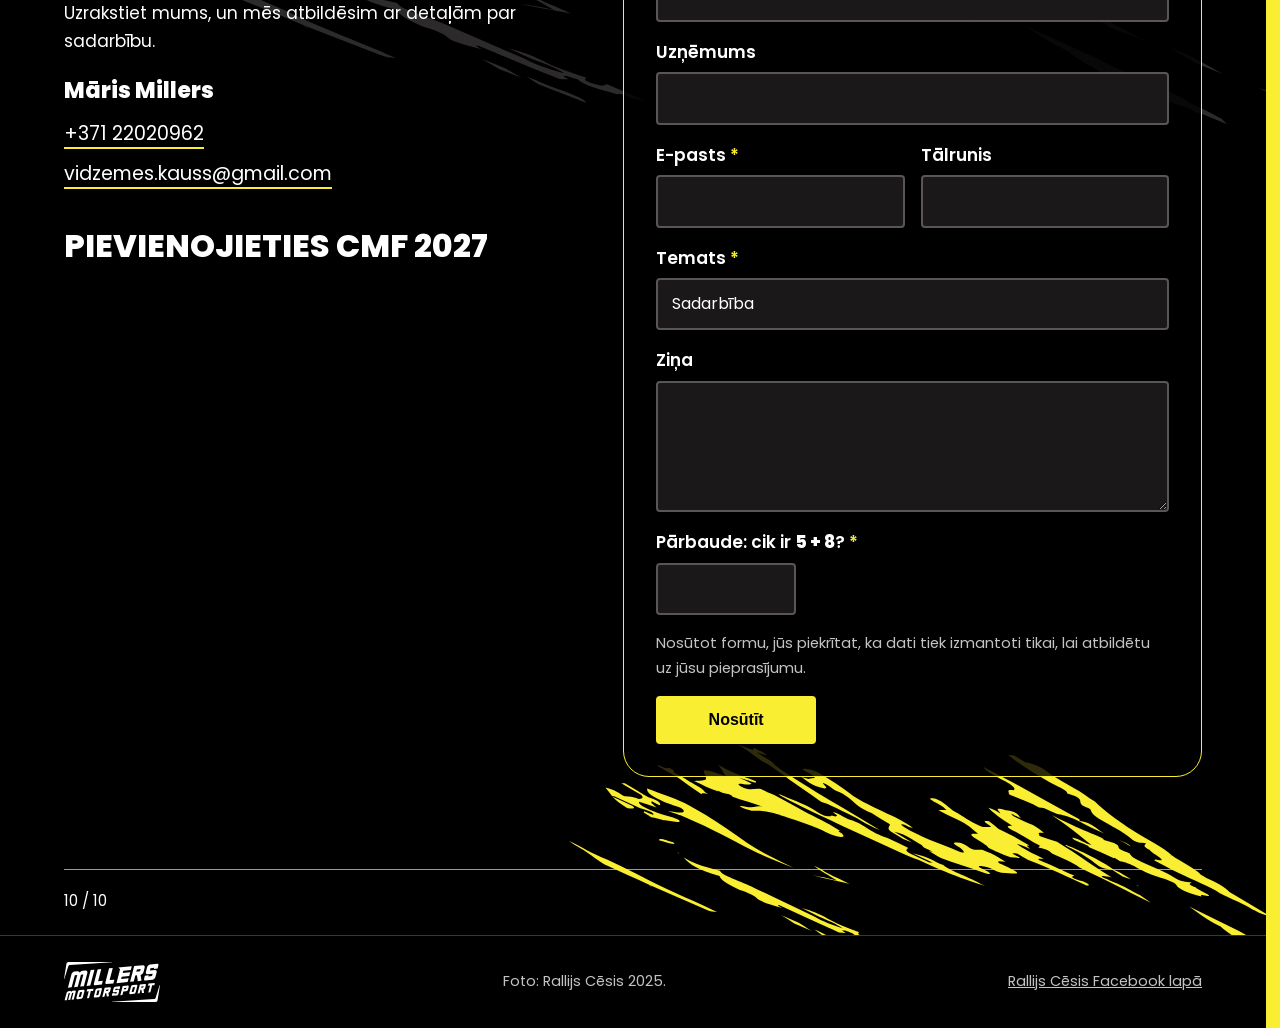
<file: sponsori/index.html>
<!doctype html>
<html lang="lv">
<head>
<meta charset="utf-8">
<meta name="viewport" content="width=device-width,initial-scale=1">
<title>Cēsis Motorsport Fest: sadarbības piedāvājums</title>
<meta name="description" content="Cēsis Motorsport Fest ir jauns motorsporta pasākums Cēsu ielās 2027. gada 24. aprīlī. Sadarbības iespējas, idejas un sponsorēšanas līmeņi.">
<meta property="og:title" content="Cēsis Motorsport Fest: sadarbības piedāvājums">
<meta property="og:description" content="Jauns pilsētas ātrumposms Cēsīs, 24.04.2027.">
<meta property="og:type" content="website">
<meta property="og:url" content="https://cesuskana-boop.github.io/cmfest/sponsori/">
<meta property="og:image" content="https://cesuskana-boop.github.io/cmfest/sponsori/img/og.png">
<meta property="og:image:width" content="1200">
<meta property="og:image:height" content="630">
<meta property="og:image:alt" content="Cēsis Motorsport Fest, CMF logo, 24.04.2027">
<meta name="twitter:card" content="summary_large_image">
<meta name="twitter:image" content="https://cesuskana-boop.github.io/cmfest/sponsori/img/og.png">
<meta property="og:locale" content="lv_LV">
<meta name="theme-color" content="#000000">
<link rel="icon" href="../assets/cmf-logo.svg" type="image/svg+xml">
<link rel="preload" href="../assets/fonts/poppins-800i.woff2" as="font" type="font/woff2" crossorigin>
<script>if('scrollRestoration' in history)history.scrollRestoration='manual';addEventListener('pageshow',function(){if(!location.hash)scrollTo({top:0,behavior:'instant'})})</script>
<link rel="stylesheet" href="style.css">
</head>
<body>
<svg width="0" height="0" style="position:absolute" aria-hidden="true" focusable="false"><symbol id="car" viewBox="0 0 40 24"><path fill="currentColor" fill-rule="evenodd" d="M1 17 L3 11 Q4 9 7 9 L11 6 Q12 5 14 5 H22 Q24 5 25 6 L29 9 Q32 9 33 12 L33 17 Q33 18 32 18 H2 Q1 18 1 17 Z M13.5 7 H21.5 L24 9.5 H11 Z"/><circle cx="9" cy="18" r="3.4" fill="currentColor" stroke="#fff" stroke-width="1.2"/><circle cx="26" cy="18" r="3.4" fill="currentColor" stroke="#fff" stroke-width="1.2"/><circle cx="33" cy="7" r="6" fill="#F9EE31" stroke="#000" stroke-width="1.2"/><path d="M30 7 l2.2 2.3 l4-4.6" fill="none" stroke="#000" stroke-width="1.8" stroke-linecap="round" stroke-linejoin="round"/></symbol></svg>
<a class="skip" href="#saturs">Uz saturu</a>

<header class="nav">
  <div class="nav-in">
    <a href="#" aria-label="Cēsis Motorsport Fest, uz sākumu"><img class="logo" src="../assets/cmf-logo.svg" width="104" height="40" alt="CMF Cēsis Motorsport Fest"></a>
    <nav aria-label="Sadaļas">
      <ul>
        <li><a href="#par-cmf">Par CMF</a></li>
        <li><a href="#raditaji">Rādītāji</a></li>
        <li><a href="#idejas">Idejas</a></li>
        <li><a href="#limeni">Līmeņi</a></li>
        <li><a href="#organizatori">Organizatori</a></li>
      </ul>
    </nav>
    <a class="btn btn-solid" href="#sazinaties">Sazināties</a>
  </div>
</header>

<main id="saturs">

<!-- 01 cover -->
<section class="cover">
  <div class="cover-art" aria-hidden="true"></div>
  <div class="cover-in">
    <img class="big-logo" src="../assets/cmf-logo.svg" width="340" height="131" alt="CMF Cēsis Motorsport Fest">
    <h1>Sadarbības<br>piedāvājums</h1>
    <p class="date">24.04.2027.</p>
    <div class="actions">
      <a class="btn btn-solid" href="#limeni">Sponsorēšanas līmeņi</a>
      <a class="btn btn-line" href="#par-cmf">Par CMF</a>
    </div>
  </div>
  <div class="cover-tag" aria-hidden="true">CITY STAGE</div>
  <a class="cue" href="#par-cmf" aria-label="Ritināt uz leju"><span aria-hidden="true">↓</span></a>
  <img class="cover-by" src="../assets/millers-logo-dark.svg" width="150" height="62" alt="Millers Motorsport">
</section>

<!-- 02 -->
<section class="slide" id="par-cmf">
  <div class="slide-in split">
    <div>
      <figure class="big-photo" style="margin:0"><img src="img/marel-1200.webp" srcset="img/marel-640.webp 640w, img/marel-1200.webp 1200w" sizes="(min-width:960px) 480px, 100vw" width="780" height="470" alt="Audi quattro rallija auto virāžā, aiz tā skatītāji un reklāmas baneris" loading="lazy"></figure>
      <p class="pcap" style="margin-top:8px">Foto: Kozlowski</p>
      <p class="cap">Pilsētas ātrumposms un dažādas disciplīnas <span class="ring" aria-hidden="true">→</span></p>
      <div class="dots" aria-hidden="true">
        <img src="img/bug1-640.webp" alt="" width="150" height="150" loading="lazy">
        <img src="img/drift-640.webp" alt="" width="150" height="150" loading="lazy">
        <img src="img/golf-640.webp" alt="" width="150" height="150" loading="lazy">
      </div>
    </div>
    <div class="copy">
      <h2 class="title">Par <span class="y">CMF 2027</span></h2>
      <ul class="bul">
        <li>
          <h3>Kas?</h3>
          <p>Cēsis Motorsport Fest ir jauns pasākums Cēsīs. Uz veselu dienu klusās Cēsu ielas kļūst par ātrumposma trasi, kurā sacenšas ātrākie braucēji. Līdzās sacensībām skatāmi vēsturiskie auto. Ātrumposms ir sacīkstes ar šova elementiem, kas ir viegli pieejamas un pārskatāmas.</p>
          <p class="note">Plānots arī drifta šovs un motociklu šovs. Programma tiek precizēta.</p>
        </li>
        <li>
          <h3>Kam?</h3>
          <p>CMF ir platforma, kas apvieno dažādus autosporta virzienus vienuviet un pulcē dažādas auditorijas. Tā dod iespēju apmainīties ar pieredzi un popularizēt gan atsevišķus zīmolus, gan autosportu kopumā.</p>
          <p>Svētki ģimenēm, peļņa uzņēmējiem un publicitāte partneriem. Tas nav tikai sacensību brauciens, bet svētki, kur bērnu smiekli un ēdienu smarža sajaucas ar motoru rūkoņu.</p>
        </li>
        <li>
          <h3>Pilsētai un pašvaldībai</h3>
          <p>Pasākums uz vienu dienu atved uz pilsētu skatītājus, komandas un viesus, kas ēd, nakšņo un iepērkas. Ja pašvaldība atbalsta CMF, daļa atbalsta atgriežas pašvaldības budžetā nodokļu veidā. Aprēķinu sagatavo kopā ar pašvaldību.</p>
        </li>
      </ul>
    </div>
  </div>
  <div class="slide-foot">02 / 10</div>
  <a class="next" href="#raditaji" aria-label="Uz nākamo sadaļu"><span aria-hidden="true">↓</span></a>
</section>

<!-- 03 -->
<section class="slide" id="raditaji">
  <div class="slide-in cols3">
    <div class="photos">
      <img src="img/jump-1200.webp" srcset="img/jump-640.webp 640w, img/jump-1200.webp 1200w" sizes="(min-width:960px) 460px, 100vw" width="1200" height="800" alt="Rallija auto lido pāri ceļa kalniņam, pa kreisi skatītāji aiz barjeras" loading="lazy">
      <img src="img/podium-1200.webp" srcset="img/podium-640.webp 640w, img/podium-1200.webp 1200w" sizes="(min-width:960px) 460px, 100vw" width="1200" height="829" alt="Apbalvošana Rallijs Cēsis 2025: uzvarētāji uz pjedestāla zem balonu arkas" loading="lazy">
      <img src="img/subaru-1200.webp" srcset="img/subaru-640.webp 640w, img/subaru-1200.webp 1200w" sizes="(min-width:960px) 460px, 100vw" width="1200" height="800" alt="Zils Subaru rallija auto ar sponsoru baneriem ceļmalā" loading="lazy">
    </div>
    <div>
      <h2 class="title head-r">Iepriekšējā projekta rādītāji<br><span class="y">Rallijs Cēsis 2025</span></h2>
      <p class="lead-in">CMF ir jauns pasākums. Šie rādītāji ir organizatora iepriekšējā projekta rezultāti, un tie rāda, kādu apjomu organizators spēj sasniegt.</p>
      <div class="boxes">
        <div class="box wide">
          <h3>Sasniedzamība</h3>
          <ul>
            <li>Klātienes skatītāji: <b>3 700</b></li>
            <li>Sasniegtā auditorija pasākuma laikā: <b>~9 000</b></li>
            <li>Sociālie tīkli: <b>3,15 milj.</b> sasniegto lietotāju</li>
            <li>Mediji: <b>2,96 milj.</b> auditorijas</li>
          </ul>
        </div>
        <div class="box">
          <h3>Auditorija</h3>
          <ul>
            <li>Latvija un starptautiskā auditorija</li>
            <li>Dalībnieki: <b>72 ekipāžas</b></li>
            <li>Pārstāvēto valstu skaits: <b>7</b></li>
          </ul>
        </div>
        <div class="box">
          <h3>Mediji</h3>
          <ul>
            <li><b>100+</b> mediju publikāciju</li>
            <li><b>30+</b> video sižetu</li>
            <li><b>53</b> mediji pasākumā, <b>8</b> no tiem ārvalstu</li>
          </ul>
        </div>
      </div>
    </div>
  </div>
  <div class="slide-foot">03 / 10</div>
  <a class="next" href="#auditorija" aria-label="Uz nākamo sadaļu"><span aria-hidden="true">↓</span></a>
</section>

<!-- 05 -->
<section class="slide" id="auditorija">
  <div class="slide-in">
    <h2 class="title">Iepriekšējā projektā sasniegtais</h2>
    <div class="chart-wrap">
      <div class="chart" role="img" aria-label="Stabiņu diagramma: kopā 6 103 648, sociālajos tīklos 3 148 078, medijos 2 955 570">
        <div class="ax" aria-hidden="true"><span>0</span><span>1 milj.</span><span>2 milj.</span><span>3 milj.</span><span>4 milj.</span><span>5 milj.</span><span>6 milj.</span><span>7 milj.</span></div>
        <div class="col t" style="height:87.2%"><b>6 103 648</b></div>
        <div class="col s" style="height:45%"><b>3 148 078</b></div>
        <div class="col m" style="height:42.2%"><b>2 955 570</b></div>
      </div>
      <div class="legend">
        <div class="stat" style="--bar:var(--yellow)"><strong>6 103 648</strong><span>Sasniegtā auditorija kopā</span></div>
        <div class="stat" style="--bar:#939393"><strong>3 148 078</strong><span>Sasniegtā auditorija sociālajos tīklos</span></div>
        <div class="stat" style="--bar:var(--white)"><strong>2 955 570</strong><span>Sasniegtā auditorija medijos</span></div>
        <p class="note" style="margin:0">Kopsumma ir abu skaitļu summa, un viens cilvēks varēja būt ieskaitīts vairākkārt.</p>
      </div>
    </div>
    <div class="bottom-photos">
      <figure class="pic" style="margin:0"><img src="img/yel-1200.webp" srcset="img/yel-640.webp 640w, img/yel-1200.webp 1200w" sizes="(min-width:760px) 560px, 100vw" width="1200" height="800" alt="Dzeltens vēsturisks VW Golf uz starta rampas pilsētas laukumā, apkārt skatītāji" loading="lazy"><figcaption class="splash">Lielākā daļa auditorijas ir vīrieši vecumā no 25 līdz 44 gadiem</figcaption></figure>
      <figure class="pic" style="margin:0"><img src="img/crowd-1200.webp" srcset="img/crowd-640.webp 640w, img/crowd-1200.webp 1200w" sizes="(min-width:760px) 560px, 100vw" width="1200" height="800" alt="Skatītāji pie barjerām ar reklāmas baneriem pilsētas laukumā" loading="lazy"></figure>
    </div>
  </div>
  <div class="slide-foot">04 / 10</div>
  <a class="next" href="#idejas" aria-label="Uz nākamo sadaļu"><span aria-hidden="true">↓</span></a>
</section>

<!-- 06-08 ideas -->
<section class="slide ylw light" id="idejas">
  <div class="slide-in">
    <h2 class="ytitle">01 - CMF City Attack - Overall best time</h2>
    <p class="ysub">Ātrākais laiks pilsētā.</p>
    <div class="igrid">
      <figure class="pw"><div class="pic"><img src="img/honda-1200.webp" srcset="img/honda-640.webp 640w, img/honda-1200.webp 1200w" sizes="(min-width:900px) 340px, 100vw" width="1120" height="747" alt="Melns Honda Civic uz ielas, aiz barjeras skatītāji zem kokiem" loading="lazy"></div><figcaption class="pcap">Foto: Rally.ee Images Archive</figcaption></figure>
      <figure class="pw"><div class="pic"><img src="img/audi2-1200.webp" srcset="img/audi2-640.webp 640w, img/audi2-1200.webp 1200w" sizes="(min-width:900px) 340px, 100vw" width="850" height="567" alt="Dzeltens Audi quattro virāžā pie liela rozā ēkas" loading="lazy"></div></figure>
      <div class="itext">
        <p>Ātrumposmā uzvar braucējs ar labāko kopējo laiku. Balva tiek pasniegta apbalvošanas ceremonijā.</p>
        <p class="note">Detaļas tiek saskaņotas ar partneri.</p>
      </div>
    </div>
  </div>
  <div class="slide-foot">05 / 10</div>
  <a class="next" href="#driver" aria-label="Uz nākamo sadaļu"><span aria-hidden="true">↓</span></a>
</section>

<section class="slide ylw light" id="driver">
  <div class="slide-in">
    <h2 class="ytitle">02 - CMF Driver - Fan favorite</h2>
    <p class="ysub">Skatītāju favorīts.</p>
    <div class="igrid">
      <figure class="pw"><div class="pic"><img src="img/redmit-1200.webp" srcset="img/redmit-640.webp 640w, img/redmit-1200.webp 1200w" sizes="(min-width:900px) 340px, 100vw" width="1200" height="800" alt="Sarkans Mitsubishi rallija auto kustībā uz pilsētas ielas" loading="lazy"></div><figcaption class="pcap">Foto: Jānis Asaris / eWRC</figcaption></figure>
      <figure class="pw"><div class="pic"><img src="img/twocars-1200.webp" srcset="img/twocars-640.webp 640w, img/twocars-1200.webp 1200w" sizes="(min-width:900px) 340px, 100vw" width="1000" height="562" alt="Divi rallija auto laukumā, aiz tiem skatītāju pūlis" loading="lazy"></div></figure>
      <div class="itext">
        <p>Skatītāji izvēlas savu mīļāko braucēju, un viņš saņem balvu apbalvošanā.</p>
        <p class="note">Balsošanas kārtība tiek precizēta.</p>
      </div>
    </div>
  </div>
  <div class="slide-foot">06 / 10</div>
  <a class="next" href="#klase" aria-label="Uz nākamo sadaļu"><span aria-hidden="true">↓</span></a>
</section>

<section class="slide ylw light" id="klase">
  <div class="slide-in">
    <h2 class="ytitle">03 - CMF Class Special - Choose your class</h2>
    <p class="ysub">Izvēlies klasi.</p>
    <div class="igrid">
      <figure class="pw"><div class="pic"><img src="img/bug2-1200.webp" srcset="img/bug2-640.webp 640w, img/bug2-1200.webp 1200w" sizes="(min-width:900px) 340px, 100vw" width="1200" height="800" alt="Melns speedcar bagijs slīpā virāžā pie koka ēkas" loading="lazy"></div></figure>
      <figure class="pw"><div class="pic"><img src="img/redhonda-1200.webp" srcset="img/redhonda-640.webp 640w, img/redhonda-1200.webp 1200w" sizes="(min-width:900px) 340px, 100vw" width="750" height="500" alt="Vairāki auto uz ielas, priekšplānā sarkans Honda Civic" loading="lazy"></div></figure>
      <div class="itext">
        <p>Dažādas klases tiek vērtētas atsevišķi, un partneris var atbalstīt vienu no tām.</p>
        <p class="note">Klašu saraksts tiek precizēts.</p>
      </div>
    </div>
  </div>
  <div class="slide-foot">07 / 10</div>
  <a class="next" href="#limeni" aria-label="Uz nākamo sadaļu"><span aria-hidden="true">↓</span></a>
</section>

<!-- 09 tiers -->
<section class="slide grey light" id="limeni">
  <div class="slide-in">
    <h2 class="title">Sponsorēšanas līmeņi</h2>
    <div class="tier-slider" role="region" aria-roledescription="karuselis" aria-label="Sponsorēšanas līmeņi">
      <div class="tctl">
        <button type="button" class="tprev" aria-label="Iepriekšējais līmenis">←</button>
        <div class="tdots"><button type="button" aria-label="VIP"></button><button type="button" aria-label="Platinum"></button><button type="button" aria-label="Gold"></button></div>
        <button type="button" class="tnext" aria-label="Nākamais līmenis">→</button>
      </div>
      <div class="tt" tabindex="0">
      <article class="tcard" aria-label="VIP Title sponsor"><h3 class="tier">VIP<small>Title sponsor</small></h3><dl><div class="trow"><dt>Zīmola integrācija pasākuma nosaukumā</dt><dd><span class="tick" aria-hidden="true">✓</span><span class="sr">Ir</span></dd></div><div class="trow"><dt>Idejas realizācija</dt><dd><span class="ideas"><a class="idea-chip" href="#idejas" aria-label="Ideja 01: CMF City Attack"><b>01</b> City Attack</a><a class="idea-chip" href="#driver" aria-label="Ideja 02: CMF Driver"><b>02</b> Driver</a><a class="idea-chip" href="#klase" aria-label="Ideja 03: CMF Class Special"><b>03</b> Class Special</a></span></dd></div><div class="trow"><dt>Reklāmas aktivitāšu laukums uzņēmuma aktivitātēm</dt><dd>XXL (līdz 500 m²)</dd></div><div class="trow"><dt>Mediju un sociālo platformu saturs</dt><dd>Zīmola integrācija visās publikācijās</dd></div><div class="trow"><dt>Mārketinga short form video izveide</dt><dd>35 video</dd></div><div class="trow"><dt>VIP loža ar CMF SPA</dt><dd><span class="tick" aria-hidden="true">✓</span><span class="sr">Ir</span></dd></div><div class="trow"><dt>Zīmola redzamība pasākuma laikā īpaši labākajās zonās skatītājiem un medijiem</dt><dd><span class="bar"><i style="width:50%"></i><span>50%</span></span></dd></div><div class="trow"><dt>Zīmola integrācija apbalvojumos</dt><dd><span class="tick" aria-hidden="true">✓</span><span class="sr">Ir</span></dd></div><div class="trow"><dt>Vieta zīmolam uz banneriem, plakātiem un citiem festivālu saistītiem vizuālajiem materiāliem</dt><dd><span class="tick" aria-hidden="true">✓</span><span class="sr">Ir</span></dd></div><div class="trow"><dt>Publicitātes foto un video</dt><dd><span class="tick" aria-hidden="true">✓</span><span class="sr">Ir</span></dd></div><div class="trow"><dt>Tikšanās ar sportistiem un komandām</dt><dd><span class="tick" aria-hidden="true">✓</span><span class="sr">Ir</span></dd></div><div class="trow"><dt>Zīmola iesaistīšana CMF mārketinga kampaņās un aktivitātēs</dt><dd><span class="ticks" role="img" aria-label="5"><span class="tick sm" aria-hidden="true">✓</span><span class="tick sm" aria-hidden="true">✓</span><span class="tick sm" aria-hidden="true">✓</span><span class="tick sm" aria-hidden="true">✓</span><span class="tick sm" aria-hidden="true">✓</span></span></dd></div><div class="trow"><dt>Braucieni sporta automašīnā</dt><dd><span class="cars" role="img" aria-label="5"><svg class="car" aria-hidden="true" focusable="false"><use href="#car"/></svg><svg class="car" aria-hidden="true" focusable="false"><use href="#car"/></svg><svg class="car" aria-hidden="true" focusable="false"><use href="#car"/></svg><svg class="car" aria-hidden="true" focusable="false"><use href="#car"/></svg><svg class="car" aria-hidden="true" focusable="false"><use href="#car"/></svg></span></dd></div><div class="trow"><dt>Piedāvājuma vērtība</dt><dd>Pēc pieprasījuma</dd></div></dl><a class="btn btn-dark" href="#sazinaties" data-subject="Sponsorēšana: VIP" aria-label="Sazināties: VIP">Sazināties</a></article><article class="tcard" aria-label="Platinum Idea sponsor"><h3 class="tier">Platinum<small>Idea sponsor</small></h3><dl><div class="trow"><dt>Zīmola integrācija pasākuma nosaukumā</dt><dd><span class="none" aria-hidden="true">–</span><span class="sr">Nav</span></dd></div><div class="trow"><dt>Idejas realizācija</dt><dd><span class="ideas"><a class="idea-chip" href="#driver" aria-label="Ideja 02: CMF Driver"><b>02</b> Driver</a><a class="idea-chip" href="#klase" aria-label="Ideja 03: CMF Class Special"><b>03</b> Class Special</a></span></dd></div><div class="trow"><dt>Reklāmas aktivitāšu laukums uzņēmuma aktivitātēm</dt><dd>XL (līdz 150 m²)</dd></div><div class="trow"><dt>Mediju un sociālo platformu saturs</dt><dd>Pieminēšana</dd></div><div class="trow"><dt>Mārketinga short form video izveide</dt><dd>15 video</dd></div><div class="trow"><dt>VIP loža ar CMF SPA</dt><dd><span class="none" aria-hidden="true">–</span><span class="sr">Nav</span></dd></div><div class="trow"><dt>Zīmola redzamība pasākuma laikā īpaši labākajās zonās skatītājiem un medijiem</dt><dd><span class="bar"><i style="width:15%"></i><span>15%</span></span></dd></div><div class="trow"><dt>Zīmola integrācija apbalvojumos</dt><dd><span class="none" aria-hidden="true">–</span><span class="sr">Nav</span></dd></div><div class="trow"><dt>Vieta zīmolam uz banneriem, plakātiem un citiem festivālu saistītiem vizuālajiem materiāliem</dt><dd><span class="tick" aria-hidden="true">✓</span><span class="sr">Ir</span></dd></div><div class="trow"><dt>Publicitātes foto un video</dt><dd><span class="tick" aria-hidden="true">✓</span><span class="sr">Ir</span></dd></div><div class="trow"><dt>Tikšanās ar sportistiem un komandām</dt><dd><span class="tick" aria-hidden="true">✓</span><span class="sr">Ir</span></dd></div><div class="trow"><dt>Zīmola iesaistīšana CMF mārketinga kampaņās un aktivitātēs</dt><dd><span class="ticks" role="img" aria-label="2"><span class="tick sm" aria-hidden="true">✓</span><span class="tick sm" aria-hidden="true">✓</span></span></dd></div><div class="trow"><dt>Braucieni sporta automašīnā</dt><dd><span class="cars" role="img" aria-label="2"><svg class="car" aria-hidden="true" focusable="false"><use href="#car"/></svg><svg class="car" aria-hidden="true" focusable="false"><use href="#car"/></svg></span></dd></div><div class="trow"><dt>Piedāvājuma vērtība</dt><dd>Pēc pieprasījuma</dd></div></dl><a class="btn btn-dark" href="#sazinaties" data-subject="Sponsorēšana: Platinum" aria-label="Sazināties: Platinum">Sazināties</a></article><article class="tcard" aria-label="Gold Sponsor"><h3 class="tier">Gold<small>Sponsor</small></h3><dl><div class="trow"><dt>Zīmola integrācija pasākuma nosaukumā</dt><dd><span class="none" aria-hidden="true">–</span><span class="sr">Nav</span></dd></div><div class="trow"><dt>Idejas realizācija</dt><dd><span class="ideas"><a class="idea-chip" href="#klase" aria-label="Ideja 03: CMF Class Special"><b>03</b> Class Special</a></span></dd></div><div class="trow"><dt>Reklāmas aktivitāšu laukums uzņēmuma aktivitātēm</dt><dd>L (līdz 50 m²)</dd></div><div class="trow"><dt>Mediju un sociālo platformu saturs</dt><dd>Pieminēšana</dd></div><div class="trow"><dt>Mārketinga short form video izveide</dt><dd>5 video</dd></div><div class="trow"><dt>VIP loža ar CMF SPA</dt><dd><span class="none" aria-hidden="true">–</span><span class="sr">Nav</span></dd></div><div class="trow"><dt>Zīmola redzamība pasākuma laikā īpaši labākajās zonās skatītājiem un medijiem</dt><dd><span class="bar"><i style="width:5%"></i><span>5%</span></span></dd></div><div class="trow"><dt>Zīmola integrācija apbalvojumos</dt><dd><span class="none" aria-hidden="true">–</span><span class="sr">Nav</span></dd></div><div class="trow"><dt>Vieta zīmolam uz banneriem, plakātiem un citiem festivālu saistītiem vizuālajiem materiāliem</dt><dd><span class="tick" aria-hidden="true">✓</span><span class="sr">Ir</span></dd></div><div class="trow"><dt>Publicitātes foto un video</dt><dd><span class="tick" aria-hidden="true">✓</span><span class="sr">Ir</span></dd></div><div class="trow"><dt>Tikšanās ar sportistiem un komandām</dt><dd><span class="tick" aria-hidden="true">✓</span><span class="sr">Ir</span></dd></div><div class="trow"><dt>Zīmola iesaistīšana CMF mārketinga kampaņās un aktivitātēs</dt><dd><span class="ticks" role="img" aria-label="1"><span class="tick sm" aria-hidden="true">✓</span></span></dd></div><div class="trow"><dt>Braucieni sporta automašīnā</dt><dd><span class="cars" role="img" aria-label="1"><svg class="car" aria-hidden="true" focusable="false"><use href="#car"/></svg></span></dd></div><div class="trow"><dt>Piedāvājuma vērtība</dt><dd>Pēc pieprasījuma</dd></div></dl><a class="btn btn-dark" href="#sazinaties" data-subject="Sponsorēšana: Gold" aria-label="Sazināties: Gold">Sazināties</a></article>
      </div>
    </div>
    <table>
      <caption class="sr">Sponsorēšanas līmeņu salīdzinājums</caption>
      <thead>
        <tr>
          <th scope="col"><span class="sr">Ko saņem</span></th>
          <th scope="col"><span class="tier">VIP<small>Title sponsor</small></span></th>
          <th scope="col"><span class="tier">Platinum<small>Idea sponsor</small></span></th>
          <th scope="col"><span class="tier">Gold<small>Sponsor</small></span></th>
        </tr>
      </thead>
      <tbody>
        <tr><th scope="row">Zīmola integrācija pasākuma nosaukumā</th>
          <td class="c-vip" data-label="VIP"><span class="tick" aria-hidden="true">✓</span><span class="sr">Ir</span></td>
          <td class="c-plat" data-label="Platinum"><span class="none" aria-hidden="true">–</span><span class="sr">Nav</span></td>
          <td class="c-gold" data-label="Gold"><span class="none" aria-hidden="true">–</span><span class="sr">Nav</span></td></tr>
        <tr><th scope="row">Idejas realizācija</th>
          <td class="c-vip" data-label="VIP"><span class="ideas"><a class="idea-chip" href="#idejas" aria-label="Ideja 01: CMF City Attack"><b>01</b> City Attack</a><a class="idea-chip" href="#driver" aria-label="Ideja 02: CMF Driver"><b>02</b> Driver</a><a class="idea-chip" href="#klase" aria-label="Ideja 03: CMF Class Special"><b>03</b> Class Special</a></span></td>
          <td class="c-plat" data-label="Platinum"><span class="ideas"><a class="idea-chip" href="#driver" aria-label="Ideja 02: CMF Driver"><b>02</b> Driver</a><a class="idea-chip" href="#klase" aria-label="Ideja 03: CMF Class Special"><b>03</b> Class Special</a></span></td>
          <td class="c-gold" data-label="Gold"><span class="ideas"><a class="idea-chip" href="#klase" aria-label="Ideja 03: CMF Class Special"><b>03</b> Class Special</a></span></td></tr>
        <tr><th scope="row">Reklāmas aktivitāšu laukums uzņēmuma aktivitātēm</th>
          <td class="c-vip" data-label="VIP">XXL (līdz 500 m²)</td>
          <td class="c-plat" data-label="Platinum">XL (līdz 150 m²)</td>
          <td class="c-gold" data-label="Gold">L (līdz 50 m²)</td></tr>
        <tr><th scope="row">Mediju un sociālo platformu saturs</th>
          <td class="c-vip" data-label="VIP">Zīmola integrācija visās publikācijās</td>
          <td class="c-plat" data-label="Platinum">Pieminēšana</td>
          <td class="c-gold" data-label="Gold">Pieminēšana</td></tr>
        <tr><th scope="row">Mārketinga short form video izveide</th>
          <td class="c-vip" data-label="VIP">35 video</td>
          <td class="c-plat" data-label="Platinum">15 video</td>
          <td class="c-gold" data-label="Gold">5 video</td></tr>
        <tr><th scope="row">VIP loža ar CMF SPA</th>
          <td class="c-vip" data-label="VIP"><span class="tick" aria-hidden="true">✓</span><span class="sr">Ir</span></td>
          <td class="c-plat" data-label="Platinum"><span class="none" aria-hidden="true">–</span><span class="sr">Nav</span></td>
          <td class="c-gold" data-label="Gold"><span class="none" aria-hidden="true">–</span><span class="sr">Nav</span></td></tr>
        <tr><th scope="row">Zīmola redzamība pasākuma laikā īpaši labākajās zonās skatītājiem un medijiem</th>
          <td class="c-vip" data-label="VIP"><span class="bar"><i style="width:50%"></i><span>50%</span></span></td>
          <td class="c-plat" data-label="Platinum"><span class="bar"><i style="width:15%"></i><span>15%</span></span></td>
          <td class="c-gold" data-label="Gold"><span class="bar"><i style="width:5%"></i><span>5%</span></span></td></tr>
        <tr><th scope="row">Zīmola integrācija apbalvojumos</th>
          <td class="c-vip" data-label="VIP"><span class="tick" aria-hidden="true">✓</span><span class="sr">Ir</span></td>
          <td class="c-plat" data-label="Platinum"><span class="none" aria-hidden="true">–</span><span class="sr">Nav</span></td>
          <td class="c-gold" data-label="Gold"><span class="none" aria-hidden="true">–</span><span class="sr">Nav</span></td></tr>
        <tr><th scope="row">Vieta zīmolam uz banneriem, plakātiem un citiem festivālu saistītiem vizuālajiem materiāliem</th>
          <td class="c-vip" data-label="VIP"><span class="tick" aria-hidden="true">✓</span><span class="sr">Ir</span></td>
          <td class="c-plat" data-label="Platinum"><span class="tick" aria-hidden="true">✓</span><span class="sr">Ir</span></td>
          <td class="c-gold" data-label="Gold"><span class="tick" aria-hidden="true">✓</span><span class="sr">Ir</span></td></tr>
        <tr><th scope="row">Publicitātes foto un video</th>
          <td class="c-vip" data-label="VIP"><span class="tick" aria-hidden="true">✓</span><span class="sr">Ir</span></td>
          <td class="c-plat" data-label="Platinum"><span class="tick" aria-hidden="true">✓</span><span class="sr">Ir</span></td>
          <td class="c-gold" data-label="Gold"><span class="tick" aria-hidden="true">✓</span><span class="sr">Ir</span></td></tr>
        <tr><th scope="row">Tikšanās ar sportistiem un komandām</th>
          <td class="c-vip" data-label="VIP"><span class="tick" aria-hidden="true">✓</span><span class="sr">Ir</span></td>
          <td class="c-plat" data-label="Platinum"><span class="tick" aria-hidden="true">✓</span><span class="sr">Ir</span></td>
          <td class="c-gold" data-label="Gold"><span class="tick" aria-hidden="true">✓</span><span class="sr">Ir</span></td></tr>
        <tr><th scope="row">Zīmola iesaistīšana CMF mārketinga kampaņās un aktivitātēs</th>
          <td class="c-vip" data-label="VIP"><span class="ticks" role="img" aria-label="5"><span class="tick sm" aria-hidden="true">✓</span><span class="tick sm" aria-hidden="true">✓</span><span class="tick sm" aria-hidden="true">✓</span><span class="tick sm" aria-hidden="true">✓</span><span class="tick sm" aria-hidden="true">✓</span></span></td>
          <td class="c-plat" data-label="Platinum"><span class="ticks" role="img" aria-label="2"><span class="tick sm" aria-hidden="true">✓</span><span class="tick sm" aria-hidden="true">✓</span></span></td>
          <td class="c-gold" data-label="Gold"><span class="ticks" role="img" aria-label="1"><span class="tick sm" aria-hidden="true">✓</span></span></td></tr>
        <tr><th scope="row">Braucieni sporta automašīnā</th>
          <td class="c-vip" data-label="VIP"><span class="cars" role="img" aria-label="5"><svg class="car" aria-hidden="true" focusable="false"><use href="#car"/></svg><svg class="car" aria-hidden="true" focusable="false"><use href="#car"/></svg><svg class="car" aria-hidden="true" focusable="false"><use href="#car"/></svg><svg class="car" aria-hidden="true" focusable="false"><use href="#car"/></svg><svg class="car" aria-hidden="true" focusable="false"><use href="#car"/></svg></span></td>
          <td class="c-plat" data-label="Platinum"><span class="cars" role="img" aria-label="2"><svg class="car" aria-hidden="true" focusable="false"><use href="#car"/></svg><svg class="car" aria-hidden="true" focusable="false"><use href="#car"/></svg></span></td>
          <td class="c-gold" data-label="Gold"><span class="cars" role="img" aria-label="1"><svg class="car" aria-hidden="true" focusable="false"><use href="#car"/></svg></span></td></tr>
        <tr><th scope="row">Piedāvājuma vērtība</th>
          <td class="c-vip" data-label="VIP">Pēc pieprasījuma</td>
          <td class="c-plat" data-label="Platinum">Pēc pieprasījuma</td>
          <td class="c-gold" data-label="Gold">Pēc pieprasījuma</td></tr>
      </tbody>
      <tfoot>
        <tr><th scope="row"><span class="sr">Sazināties</span></th>
          <td><a class="btn btn-dark" href="#sazinaties" data-subject="Sponsorēšana: VIP" aria-label="Sazināties: VIP">Sazināties</a></td>
          <td><a class="btn btn-dark" href="#sazinaties" data-subject="Sponsorēšana: Platinum" aria-label="Sazināties: Platinum">Sazināties</a></td>
          <td><a class="btn btn-dark" href="#sazinaties" data-subject="Sponsorēšana: Gold" aria-label="Sazināties: Gold">Sazināties</a></td></tr>
      </tfoot>
    </table>
    <div class="tnotes">
      <p>Vietu skaits ir ierobežots.</p>
    </div>
  </div>
  <div class="slide-foot">08 / 10</div>
  <a class="next" href="#organizatori" aria-label="Uz nākamo sadaļu"><span aria-hidden="true">↓</span></a>
</section>

<!-- 10 organisers -->
<section class="slide center" id="organizatori">
  <div class="slide-in">
    <img class="big-logo" src="../assets/cmf-logo.svg" width="330" height="127" alt="" loading="lazy">
    <h2 class="title">Organizatori</h2>
    <p>Festivālu rīko aģentūra Millers Motorsport: pasākumu organizēšanas, mārketinga, reklāmas un sabiedrisko attiecību komanda ar ilggadēju pieredzi.</p>
    <p>Aģentūra ir rīkojusi ralliju “Cēsis”, Ziemas autosprinta kausu, mūzikas un sporta festivālu Fonofest un citus pasākumus, kā arī veidojusi saturu un reklāmas kampaņas vairākiem Latvijā un pasaulē zināmiem zīmoliem.</p>
    <p>Pakalpojumu klāsts sākas ar sacensību un svētku organizēšanu un beidzas ar reklāmas un mārketinga aktivitāšu plānošanu un īstenošanu.</p>
    <img class="by" src="../assets/millers-logo.svg" width="160" height="66" alt="Millers Motorsport" loading="lazy">
  </div>
  <div class="slide-foot">09 / 10</div>
</section>

<!-- 11 contact -->
<section class="slide" id="sazinaties">
  <div class="slide-in contact">
    <div class="contact-info">
      <h2 class="title">Sazināties</h2>
      <p>Uzrakstiet mums, un mēs atbildēsim ar detaļām par sadarbību.</p>
      <p class="who">Māris Millers</p>
      <ul class="clist">
        <li><a href="tel:+37122020962">+371 22020962</a></li>
        <li><a href="mailto:vidzemes.kauss@gmail.com">vidzemes.kauss@gmail.com</a></li>
      </ul>
      <p class="join">Pievienojieties CMF 2027</p>
    </div>
    <form class="cform" id="cform" novalidate>
      <div class="field">
        <label for="f-name">Vārds, uzvārds <span class="req" aria-hidden="true">*</span></label>
        <input id="f-name" name="name" type="text" autocomplete="name" required aria-describedby="e-name">
        <p class="err" id="e-name" role="alert"></p>
      </div>
      <div class="field">
        <label for="f-company">Uzņēmums</label>
        <input id="f-company" name="company" type="text" autocomplete="organization">
      </div>
      <div class="pair">
        <div class="field">
          <label for="f-email">E-pasts <span class="req" aria-hidden="true">*</span></label>
          <input id="f-email" name="email" type="email" autocomplete="email" inputmode="email" required aria-describedby="e-email">
          <p class="err" id="e-email" role="alert"></p>
        </div>
        <div class="field">
          <label for="f-phone">Tālrunis</label>
          <input id="f-phone" name="phone" type="tel" autocomplete="tel" inputmode="tel">
        </div>
      </div>
      <div class="field">
        <label for="f-subject">Temats <span class="req" aria-hidden="true">*</span></label>
        <input id="f-subject" name="subject" type="text" required value="Sadarbība" aria-describedby="e-subject">
        <p class="err" id="e-subject" role="alert"></p>
      </div>
      <div class="field">
        <label for="f-msg">Ziņa</label>
        <textarea id="f-msg" name="message" rows="4"></textarea>
      </div>
      <div class="field hp" aria-hidden="true"><label for="f-web">Neaizpildiet šo lauku</label><input id="f-web" name="_honey" type="text" tabindex="-1" autocomplete="off"></div>
      <div class="field captcha">
        <label for="f-cap">Pārbaude: cik ir <b id="cap-q">…</b>? <span class="req" aria-hidden="true">*</span></label>
        <input id="f-cap" type="text" inputmode="numeric" autocomplete="off" required aria-describedby="e-cap">
        <p class="err" id="e-cap" role="alert"></p>
      </div>
      <p class="note">Nosūtot formu, jūs piekrītat, ka dati tiek izmantoti tikai, lai atbildētu uz jūsu pieprasījumu.</p>
      <button class="btn btn-solid" type="submit" id="f-send">Nosūtīt</button>
      <p class="status" id="f-status" role="status" aria-live="polite"></p>
    </form>
  </div>
  <div class="slide-foot">10 / 10</div>
</section>

</main>

<footer>
  <div class="in">
    <img src="../assets/millers-logo.svg" width="96" height="40" alt="Millers Motorsport" loading="lazy">
    <p>Foto: Rallijs Cēsis 2025.</p>
    <p><a href="https://www.facebook.com/RallyCesis/" rel="noopener">Rallijs Cēsis Facebook lapā</a></p>
  </div>
</footer>
<script src="slider.js"></script>
<script src="form.js"></script>
</body>
</html>
</file>
<file: sponsori/style.css>
@font-face{font-family:Poppins;font-weight:400;font-style:normal;font-display:swap;src:url(../assets/fonts/poppins-400.woff2) format("woff2")}
@font-face{font-family:Poppins;font-weight:600;font-style:normal;font-display:swap;src:url(../assets/fonts/poppins-600.woff2) format("woff2")}
@font-face{font-family:Poppins;font-weight:800;font-style:normal;font-display:swap;src:url(../assets/fonts/poppins-800.woff2) format("woff2")}
@font-face{font-family:Poppins;font-weight:800;font-style:italic;font-display:swap;src:url(../assets/fonts/poppins-800i.woff2) format("woff2")}

:root{
  --yellow:#F9EE31;
  --black:#000;
  --coal:#2D2A2B;
  --grey:#BEBFC1;
  --grey-dk:#A3A4A6;
  --white:#fff;
  --muted:#c4c2c2;
  --gutter:clamp(18px,5vw,64px);
  --max:1200px;
  --r-photo:26px;
  --r-card:26px;
  --r-btn:4px;
  --font:Poppins,system-ui,"Segoe UI",Arial,sans-serif;
  --art:../assets/art;
}
*,*::before,*::after{box-sizing:border-box}
html{scroll-behavior:smooth;scroll-padding-top:64px}
@media (prefers-reduced-motion:reduce){html{scroll-behavior:auto}}
body{margin:0;background:var(--black);color:var(--white);font:400 1.0625rem/1.65 var(--font);border-right:14px solid var(--yellow);-webkit-text-size-adjust:100%}
img{display:block;max-width:100%;height:auto}
a{color:inherit}
:focus-visible{outline:3px solid var(--yellow);outline-offset:3px}
.light :focus-visible{outline-color:var(--black)}
.sr{position:absolute;width:1px;height:1px;overflow:hidden;clip:rect(0 0 0 0);white-space:nowrap}
.skip{position:absolute;left:8px;top:-60px;background:var(--yellow);color:var(--black);padding:.6rem 1rem;font-weight:600;z-index:30}
.skip:focus{top:8px}
h1,h2,h3{margin:0;line-height:1.08;letter-spacing:-.015em;font-weight:800}
p{margin:0 0 1em}
.y{color:var(--yellow)}

/* buttons: rectangular, never pills */
.btn{display:inline-flex;align-items:center;justify-content:center;min-height:48px;padding:.7rem 1.5rem;border:2px solid var(--yellow);border-radius:var(--r-btn);font-weight:600;text-decoration:none;font-size:1rem;line-height:1.2}
.btn-solid{background:var(--yellow);color:var(--black)}
.btn-solid:hover{background:var(--white);border-color:var(--white)}
.btn-line{color:var(--white);border-color:var(--white)}
.btn-line:hover{color:var(--yellow);border-color:var(--yellow)}
.btn-dark{background:var(--black);color:var(--yellow);border-color:var(--black)}
.btn-dark:hover{background:var(--yellow);color:var(--black)}

/* nav */
.nav{position:sticky;top:0;z-index:20;background:var(--black);border-bottom:1px solid #3b3839}
.nav-in{display:flex;align-items:center;gap:24px;min-height:64px;padding:0 var(--gutter)}
.nav .logo{width:104px;flex:none}
.nav ul{display:none;list-style:none;margin:0 0 0 auto;padding:0;gap:26px}
.nav li a{text-decoration:none;font-weight:600;font-size:.95rem;padding:.4rem 0;border-bottom:2px solid transparent}
.nav li a:hover{border-color:var(--yellow)}
.nav .btn{margin-left:auto;min-height:42px;padding:.45rem 1.1rem}
@media (min-width:1020px){.nav ul{display:flex}.nav .btn{margin-left:0}}

/* slide: one screen of content with the deck's brush art behind it */
.slide{position:relative;overflow:hidden;isolation:isolate;padding:clamp(48px,7vw,96px) var(--gutter) 0;background:var(--black)}
.slide::before,.slide::after{content:"";position:absolute;inset:0;z-index:-1;pointer-events:none;background-repeat:no-repeat;background-size:max(100%,900px) auto}
.slide::before{background-image:url(../assets/art/streak-grey.svg);background-position:left top}
.slide::after{background-image:url(../assets/art/streak-yellow.svg);background-position:right bottom}
.slide-in{max-width:var(--max);margin:0 auto}
.slide-foot{max-width:var(--max);margin:clamp(40px,6vw,72px) auto 0;border-top:1px solid rgba(249,238,49,.7);padding:18px 0 22px;font-size:.95rem}
.light .slide-foot{border-color:rgba(0,0,0,.55)}
.title{font-size:clamp(2rem,4.4vw,3.4rem);margin-bottom:.5em}
.sub{font-size:clamp(1.25rem,2.4vw,1.7rem);font-weight:800;margin:0 0 .6em}

/* cover */
.cover{position:relative;overflow:hidden;isolation:isolate;background:var(--black);min-height:560px;min-height:calc(100vh - 64px);min-height:calc(100svh - 64px);display:flex;align-items:center}
.cover-art{position:absolute;inset:0;z-index:-1;background-repeat:no-repeat;background-position:right bottom;background-size:cover;
  background-image:url(../assets/art/cover-yellow.svg),url(../assets/art/cover-white.svg),url(../assets/art/cover-grey.svg)}
.cover-in{position:relative;width:100%;padding:clamp(24px,6vh,96px) var(--gutter) clamp(120px,14vw,200px);max-width:calc(var(--max) + 2*var(--gutter))}
.cover .big-logo{width:clamp(150px,min(26vw,30vh),560px);margin-bottom:clamp(20px,5vh,96px)}
.cover h1{font-size:clamp(2.1rem,min(6.2vw,8vh),7rem);line-height:1.02}
.cover .date{margin:.35em 0 0;color:var(--yellow);font:800 italic clamp(2rem,min(5.6vw,7.2vh),6rem)/1 var(--font);letter-spacing:-.01em}
.cover .actions{display:flex;flex-wrap:wrap;gap:12px;margin-top:clamp(18px,3.5vh,40px)}
.cover-tag{position:absolute;top:0;bottom:0;right:clamp(6px,2vw,28px);display:flex;align-items:center;writing-mode:vertical-rl;transform:rotate(180deg);font:800 italic clamp(3.6rem,9.5vw,8.5rem)/1 var(--font);letter-spacing:.08em;color:transparent;-webkit-text-stroke:2px #fff;pointer-events:none;user-select:none}
.cover-by{position:absolute;left:var(--gutter);bottom:clamp(18px,3vw,36px);width:clamp(96px,12vw,150px)}
@media (max-width:899px){.cover-tag{opacity:.35}}

/* two-column slide, as slides 2-3 of the deck */
.split{display:grid;gap:36px}
@media (min-width:960px){.split{grid-template-columns:minmax(0,5fr) minmax(0,6fr);gap:0 clamp(40px,6vw,88px)}
  .split>.copy{border-left:1px solid var(--yellow);padding-left:clamp(32px,5vw,72px)}}
.big-photo{border-radius:var(--r-photo);overflow:hidden;background:var(--coal)}
.big-photo img{width:100%;aspect-ratio:4/3;object-fit:cover}
.cap{display:flex;align-items:center;justify-content:space-between;gap:16px;margin:20px 0 0;font-weight:800;font-size:clamp(1.2rem,2.3vw,1.7rem)}
.ring{flex:none;width:56px;height:56px;border-radius:50%;background:var(--yellow);color:var(--black);display:grid;place-items:center;font-size:1.6rem;font-weight:600}
.dots{display:flex;gap:clamp(8px,2vw,22px);margin-top:28px;padding:18px clamp(14px,2vw,26px);background:var(--yellow);border-radius:0 var(--r-card) var(--r-card) 0;margin-left:calc(-1 * var(--gutter));padding-left:var(--gutter)}
.dots img{width:clamp(78px,12vw,150px);aspect-ratio:1;object-fit:cover;border-radius:50%;border:3px solid var(--black)}
.bul{list-style:none;margin:0;padding:0}
.bul li{position:relative;padding-left:56px;margin-bottom:1.6em}
.bul li::before{content:"";position:absolute;left:0;top:.2em;width:26px;height:26px;border-radius:50%;background:var(--yellow);border:6px solid var(--coal);box-sizing:content-box}
.bul h3{font-size:1.35rem;margin-bottom:.35em}
.bul p{margin:0 0 .6em}
.note{font-size:.92rem;color:var(--muted)}

/* results slide */
.cols3{display:grid;gap:28px}
@media (min-width:960px){.cols3{grid-template-columns:minmax(0,5fr) minmax(0,6fr);gap:40px}}
.photos{display:grid;gap:18px}
.photos img{width:100%;aspect-ratio:3/2;object-fit:cover;border-radius:var(--r-photo)}
.boxes{display:grid;gap:18px;align-content:start}
@media (min-width:1100px){.boxes{grid-template-columns:1fr 1fr}.boxes .wide{grid-column:1/-1}}
.box{border:1.5px solid var(--yellow);border-radius:var(--r-card);padding:26px 28px;background:rgba(0,0,0,.75)}
.box h3{text-align:center;font-size:1.6rem;padding-bottom:12px;margin-bottom:14px;border-bottom:1.5px solid var(--yellow)}
.box ul{list-style:none;margin:0;padding:0}
.box li{margin:0 0 .45em;padding-left:1.1em;position:relative;line-height:1.5}
.box li::before{content:"";position:absolute;left:0;top:.62em;width:6px;height:6px;border-radius:50%;background:var(--white)}
.box b{color:var(--yellow);font-weight:800}
.lead-in{max-width:60ch;margin:0 0 28px;padding-left:18px;border-left:5px solid var(--yellow)}
.head-r{text-align:left}

/* chart slide */
.chart-wrap{display:grid;gap:36px}
@media (min-width:960px){.chart-wrap{grid-template-columns:minmax(0,6fr) minmax(0,5fr);gap:56px;align-items:center}}
.chart{position:relative;height:340px;display:grid;grid-template-columns:repeat(3,1fr);gap:7%;align-items:end;padding:0 0 0 64px;border-bottom:1px solid #666;background:repeating-linear-gradient(to top,transparent 0,transparent 47px,#3a3738 47px,#3a3738 48px)}
.chart .ax{position:absolute;left:0;top:0;bottom:0;width:60px;display:flex;flex-direction:column-reverse;justify-content:space-between;font-size:.72rem;color:var(--muted);text-align:right;padding-right:8px}
.col{position:relative;border-radius:10px 10px 0 0}
.col b{position:absolute;left:0;right:0;top:-28px;text-align:center;font:italic 600 .95rem/1 var(--font);color:var(--yellow);white-space:nowrap}
.col.t{background:var(--yellow)}.col.s{background:#939393}.col.m{background:var(--white)}
.legend{display:grid;gap:14px}
.stat{border:1.5px solid var(--yellow);border-radius:var(--r-card);padding:14px 24px 14px 30px;position:relative;background:rgba(0,0,0,.7)}
.stat::before{content:"";position:absolute;left:-14px;top:18%;bottom:18%;width:5px;background:var(--bar,var(--yellow))}
.stat strong{display:block;font-size:clamp(1.7rem,3.4vw,2.4rem);font-weight:800;line-height:1.1;color:var(--yellow);font-variant-numeric:tabular-nums}
.stat span{font-weight:600}
.bottom-photos{display:grid;gap:18px;margin-top:40px}
@media (min-width:760px){.bottom-photos{grid-template-columns:1fr 1fr}}
.pic{position:relative;border-radius:var(--r-photo);overflow:hidden}
.pic img{width:100%;aspect-ratio:3/2;object-fit:cover}
.splash{position:absolute;left:0;top:0;max-width:78%;padding:16px 56px 18px 22px;background:var(--yellow);color:var(--black);font-weight:800;line-height:1.25;clip-path:polygon(0 0,100% 0,92% 58%,100% 100%,0 100%)}

/* yellow idea slides */
.light{color:var(--black)}
.slide.ylw{background:var(--yellow)}
.slide.ylw::before{background-image:url(../assets/art/streak-olive.svg);background-position:left top}
.slide.ylw::after{background-image:none}
.ytitle{font-size:clamp(1.5rem,3.4vw,2.6rem);text-transform:uppercase;margin-bottom:.3em}
.ysub{font-size:1.15rem;font-weight:600;margin:0 0 1.4em;max-width:62ch}
.igrid{display:grid;gap:18px}
@media (min-width:900px){.igrid{grid-template-columns:1fr 1fr 1fr}}
.igrid .pic{border-radius:var(--r-photo)}
.igrid .pic img{aspect-ratio:4/3}
@media (min-width:900px){.igrid .pic img{aspect-ratio:4/5}}
.itext{background:var(--black);color:var(--white);border-radius:var(--r-card);padding:28px;display:flex;flex-direction:column;justify-content:center}
.itext p{margin:0 0 .8em}
.itext p:last-child{margin:0}
.itext .note{color:var(--muted)}
.pic .label{position:absolute;left:0;bottom:22px;background:var(--yellow);color:var(--black);font-weight:800;padding:10px 40px 10px 18px;font-size:.95rem;clip-path:polygon(0 0,100% 0,92% 50%,100% 100%,0 100%)}

/* tiers: the deck's grey slide */
.slide.grey{background:var(--grey);color:var(--black)}
.slide.grey::before{background-image:url(../assets/art/streak-table.svg);background-position:left top}
.slide.grey::after{background-image:none}
table{width:100%;border-collapse:separate;border-spacing:0;margin-top:30px;font-size:1rem}
th,td{padding:15px 14px;vertical-align:middle}
thead th{padding:0 8px 18px;vertical-align:bottom}
.tier{display:block;background:var(--white);border-radius:20px;padding:14px 10px;text-align:center;font-weight:800;line-height:1.2;text-transform:uppercase}
.tier small{display:block;font-weight:800;font-size:1rem}
tbody th{text-align:left;font-weight:600;font-size:.82rem;letter-spacing:.05em;text-transform:uppercase;width:30%;border-top:1px solid rgba(0,0,0,.35)}
tbody td{text-align:center;border-top:1px solid rgba(0,0,0,.35)}
.c-vip,.c-gold{background:var(--grey-dk)}
.c-plat{background:#cfd0d2}
tbody tr:last-child th,tbody tr:last-child td{border-bottom:1px solid rgba(0,0,0,.35)}
.tick{display:inline-grid;place-items:center;width:30px;height:30px;border-radius:50%;background:var(--yellow);font-weight:800;font-size:1rem;line-height:1}
.none{color:#555}
.bar{display:block;position:relative;height:30px;background:rgba(255,255,255,.55);text-align:left;font-weight:600;line-height:30px;font-size:.95rem}
.bar i{position:absolute;left:0;top:0;bottom:0;background:var(--yellow)}
.bar span{position:relative;padding-left:12px}
tfoot td{padding:20px 10px 0;border:0}
tfoot .btn{width:100%}
.tnotes{margin-top:26px;max-width:72ch;font-size:.95rem}
.tnotes p{margin:0 0 .5em}
/* tiers as a slider on phones and tablets; the table stays for wide screens */
.tier-slider{display:none;margin-top:26px}
@media (max-width:860px){
  table{display:none}
  .tier-slider{display:block}
}
.tt{display:grid;grid-auto-flow:column;grid-auto-columns:min(88%,400px);grid-template-rows:repeat(16,auto);gap:0 14px;overflow-x:auto;scroll-snap-type:x mandatory;scrollbar-width:none;margin:0 calc(-1 * var(--gutter));padding:0 var(--gutter) 6px;scroll-padding:0 var(--gutter);overscroll-behavior-x:contain}
.tt::-webkit-scrollbar{display:none}
.tt:focus-visible{outline-offset:-3px}
/* every card takes the same 16 row tracks, so lines run straight across the cards like one table */
.tcard{grid-row:span 16;display:grid;grid-template-rows:subgrid;scroll-snap-align:start;background:var(--grey-dk);border-radius:var(--r-card);padding:16px 18px 20px;text-align:center}
.tcard .tier{margin-bottom:8px;font-size:1.1rem}
.tcard dl{display:contents;margin:0}
.trow{display:flex;flex-direction:column;align-items:center;justify-content:center;gap:6px;padding:10px 0;border-top:1px solid rgba(0,0,0,.35)}
.trow dt{font-size:.72rem;font-weight:600;letter-spacing:.05em;text-transform:uppercase}
.trow dd{margin:0;display:flex;align-items:center;justify-content:center;flex-wrap:wrap;gap:5px;min-height:30px;font-weight:600}
.trow dd .bar{flex:1 1 100%;text-align:left}
.tcard .btn{width:100%;margin-top:12px;align-self:end}
.tctl{display:flex;align-items:center;justify-content:center;gap:18px;margin:0 0 16px}
.tctl>button{width:48px;height:48px;border-radius:50%;border:0;background:var(--black);color:var(--yellow);font-size:1.4rem;line-height:1;cursor:pointer}
.tctl>button:disabled{opacity:.35;cursor:default}
.tdots{display:flex;gap:10px}
.tdots button{width:14px;height:14px;padding:0;border-radius:50%;border:2px solid var(--black);background:transparent;cursor:pointer}
.tdots button[aria-current="true"]{background:var(--black)}

/* organisers + contacts */
.center{text-align:center}
.center .big-logo{width:clamp(180px,28vw,330px);margin:0 auto 20px}
.center p{max-width:70ch;margin:0 auto 1em}
.center h2{margin-bottom:.8em}
.by{width:clamp(110px,14vw,160px);margin:36px auto 0}
.contact{display:grid;gap:36px;padding-bottom:20px}
@media (min-width:900px){.contact{grid-template-columns:1fr 1fr;align-items:end}.contact .join{text-align:right}}
.join{font-size:clamp(1.8rem,4vw,3rem);font-weight:800;text-transform:uppercase;line-height:1.12;color:var(--yellow)}
.contact h2{margin-bottom:.7em}
.clist{list-style:none;margin:0;padding:0;display:grid;gap:8px}
.clist a{text-decoration:none;font-size:1.2rem;border-bottom:2px solid var(--yellow)}
.clist a:hover{background:var(--yellow);color:var(--black)}
.who{font-weight:800;font-size:1.4rem;margin:0 0 .4em}
footer{padding:26px var(--gutter);font-size:.9rem;color:var(--muted);border-top:1px solid #3b3839}
footer .in{max-width:var(--max);margin:0 auto;display:flex;flex-wrap:wrap;gap:12px 36px;align-items:center;justify-content:space-between}
footer p{margin:0}

#par-cmf .slide-foot{margin-top:clamp(110px,14vw,170px)}
@media (max-width:700px){.slide{padding-bottom:84px}.slide::after{background-size:560px auto}.slide-foot{position:relative;z-index:1}#par-cmf .slide-foot{margin-top:40px}}

/* small ticks and cars show the amount in a tier */
.tick.sm{width:22px;height:22px;font-size:.78rem}
.ticks,.cars{display:inline-flex;flex-wrap:wrap;justify-content:center;align-items:center;gap:5px}
.car{width:38px;height:23px;color:var(--black)}
@media (max-width:860px){
  .slide-foot{display:none}
  .slide{padding-bottom:84px}
  .cover-by{width:74px;left:14px;bottom:12px}
  .splash{position:static;display:block;max-width:none;padding:14px 22px 14px 20px;clip-path:none;margin-top:-1px;border-radius:0 0 var(--r-photo) var(--r-photo)}
  .pic:has(.splash) img{border-radius:var(--r-photo) var(--r-photo) 0 0}
}
@media (min-width:861px){.car{width:48px;height:29px}}
.trow dd{align-self:stretch}
.trow dd .bar{display:block;flex:0 0 100%;width:100%;min-width:0}
.join{color:var(--white);background:var(--black);display:inline-block;justify-self:end;padding:.35em .6em .4em}
.join::first-line{color:var(--white)}
.bar{height:36px;line-height:36px;border-radius:8px;overflow:hidden;background:rgba(0,0,0,.16);text-align:center}
.bar span{padding:0;font-weight:800;font-size:1.05rem}
.trow dd .bar{width:calc(100% + 20px);flex:0 0 calc(100% + 20px);margin:0 -10px}
.bar{background:rgba(255,255,255,.62)}
.trow dd .bar{text-align:center}

/* scroll cue under the cover on phones and tablets */
.cue{display:none}
@media (max-width:860px){
  .cue{display:grid;place-items:center;position:absolute;left:50%;bottom:clamp(14px,3vh,28px);width:48px;height:48px;margin-left:-24px;border-radius:50%;background:var(--yellow);color:var(--black);border:3px solid var(--black);font-size:1.5rem;line-height:1;text-decoration:none;animation:cue 1.8s ease-in-out infinite}
}
@keyframes cue{0%,100%{transform:translateY(0)}50%{transform:translateY(7px)}}
@media (prefers-reduced-motion:reduce){.cue{animation:none}}
@media (min-width:861px){.cover{align-items:flex-start}.cover-in{padding-bottom:0}}
@media (min-width:861px){.cover .btn{font-size:clamp(1rem,1.9vh,1.5rem);min-height:clamp(48px,6vh,72px);padding-inline:clamp(1.5rem,2.4vh,2.6rem)}}

/* phones and small tablets: normal-height cover, plain "next section" arrows */
.next{display:none}
@media (max-width:860px){
  .cover{display:block;min-height:560px}
  .cue{animation:none}
  .next{display:grid;place-items:center;position:absolute;left:50%;bottom:20px;width:46px;height:46px;margin-left:-23px;border-radius:50%;background:var(--yellow);color:var(--black);border:3px solid var(--black);font-size:1.4rem;line-height:1;text-decoration:none}
  .ylw .next,.grey .next{background:var(--black);color:var(--yellow);border-color:var(--black)}
}
.tnotes{margin-left:auto;margin-right:auto;text-align:center}
.ideas{display:inline-flex;gap:8px;justify-content:center;flex-wrap:wrap}
.idea-chip{display:inline-grid;place-items:center;min-width:40px;height:40px;padding:0 6px;border-radius:50%;background:var(--black);color:var(--yellow);font-weight:800;font-size:.95rem;text-decoration:none;line-height:1}
.idea-chip:hover,.idea-chip:focus-visible{background:var(--yellow);color:var(--black);outline:3px solid var(--black);outline-offset:2px}
.ideas{flex-direction:column;align-items:center;gap:8px}
.idea-chip{display:inline-flex;align-items:center;gap:10px;min-width:0;width:max-content;max-width:100%;height:auto;min-height:40px;padding:6px 16px 6px 12px;border-radius:var(--r-btn);font-size:.95rem;font-weight:600;color:var(--white);text-align:left}
.idea-chip b{color:var(--yellow);font-weight:800}
.idea-chip:hover b,.idea-chip:focus-visible b{color:var(--black)}
.idea-chip:hover,.idea-chip:focus-visible{color:var(--black)}

/* contact form */
.contact{align-items:start}
@media (min-width:900px){.contact{grid-template-columns:5fr 6fr;gap:clamp(32px,6vw,88px)}}
.contact .join{justify-self:auto;text-align:left;font-size:clamp(1.4rem,2.6vw,2rem);margin-top:1.2em;display:inline-block;color:var(--white);background:var(--black);padding:0}
.cform{display:grid;gap:16px;background:rgba(0,0,0,.82);border:1.5px solid var(--yellow);border-radius:var(--r-card);padding:clamp(18px,3vw,32px)}
.pair{display:grid;gap:16px}
@media (min-width:640px){.pair{grid-template-columns:1fr 1fr}}
.field{display:grid;gap:6px;min-width:0}
.field label{font-weight:600}
.req{color:var(--yellow)}
.field input,.field textarea{width:100%;font:inherit;font-size:1rem;color:var(--white);background:#1a1819;border:2px solid #5a5657;border-radius:var(--r-btn);padding:.7rem .85rem;min-height:48px}
.field textarea{resize:vertical;min-height:110px}
.field input:focus,.field textarea:focus{outline:3px solid var(--yellow);outline-offset:1px;border-color:var(--yellow)}
.field input[aria-invalid="true"]{border-color:#ff8a80}
.err{margin:0;color:#ff8a80;font-size:.9rem}
.err:empty{display:none}
.hp{position:absolute;left:-9999px;width:1px;height:1px;overflow:hidden}
.captcha input{max-width:140px}
.cform .note{margin:0}
.cform .btn{justify-self:start;min-width:160px}
.cform .btn:disabled{opacity:.6;cursor:default}
.status{margin:0;font-weight:600}
.status:empty{display:none}
.status.ok{color:var(--yellow)}
.status.bad{color:#ff8a80}
.status a{color:inherit}

/* small photo credits */
.pw,.pw2{margin:0}
.pcap{margin:6px 2px 0;font-size:.72rem;line-height:1.3;color:var(--muted)}
.light .pcap{color:#333}
.pw2 img{display:block}
.slide:not(.light) .pcap{display:inline-block;background:#000;padding:2px 8px;border-radius:3px;color:var(--muted)}
.igrid .pw{display:flex;flex-direction:column;min-height:0}
.igrid .pw .pic{flex:1;min-height:0}

/* desktop cover: everything centred, the car stencil in the middle */
@media (min-width:861px){
  .cover{justify-content:center}
  .cover-art{inset:auto;left:50%;right:auto;bottom:0;height:128%;width:auto;aspect-ratio:842/595;transform:translateX(-70%);background-size:100% 100%;background-position:0 0;
    -webkit-mask-image:linear-gradient(90deg,transparent 0,#000 10%,#000 90%,transparent 100%);mask-image:linear-gradient(90deg,transparent 0,#000 10%,#000 90%,transparent 100%)}
  .cover-in{max-width:none;text-align:center}
  .cover .big-logo{margin-left:auto;margin-right:auto}
  .cover h1{margin-left:auto;margin-right:auto}
  .cover .actions{justify-content:center}
}

/* sponsor levels: three equal columns */
table{table-layout:fixed}
thead th:first-child{width:28%}
.igrid{align-items:start}
.igrid .itext{align-self:stretch}
</file>
